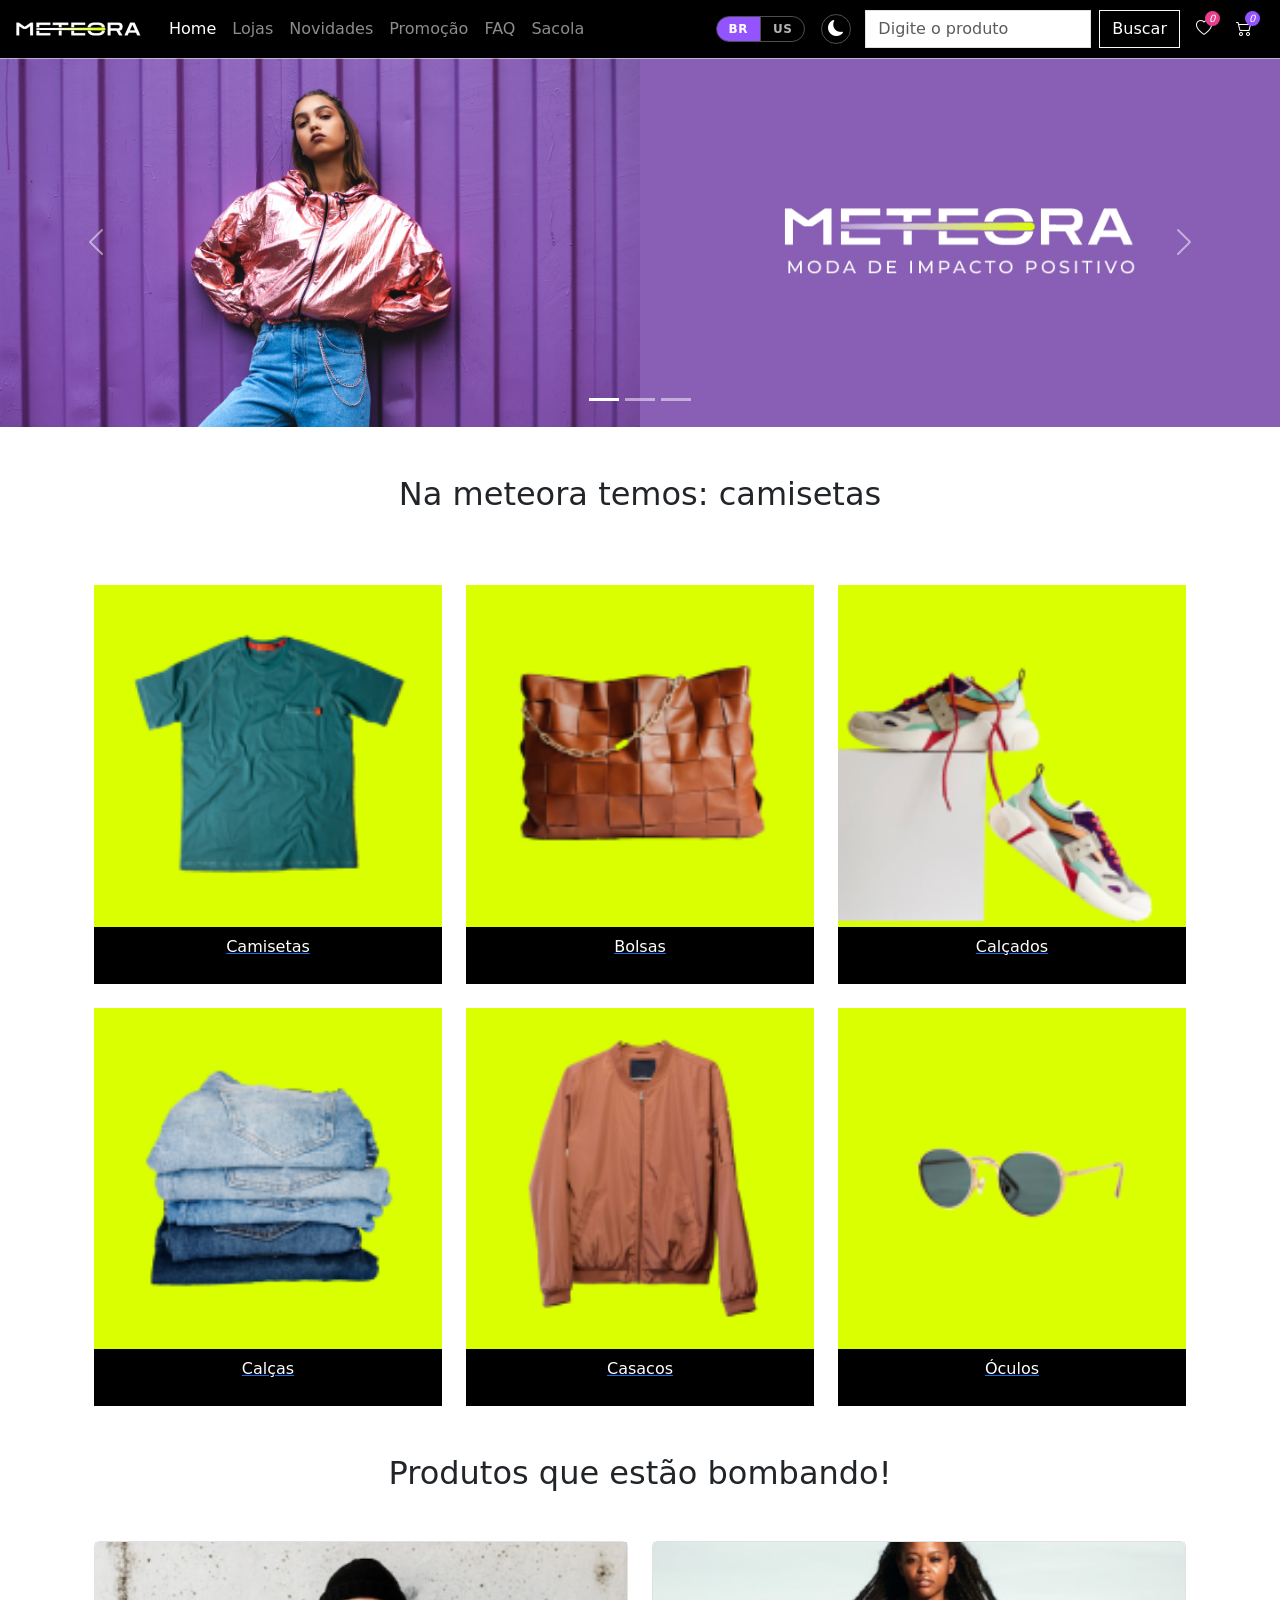
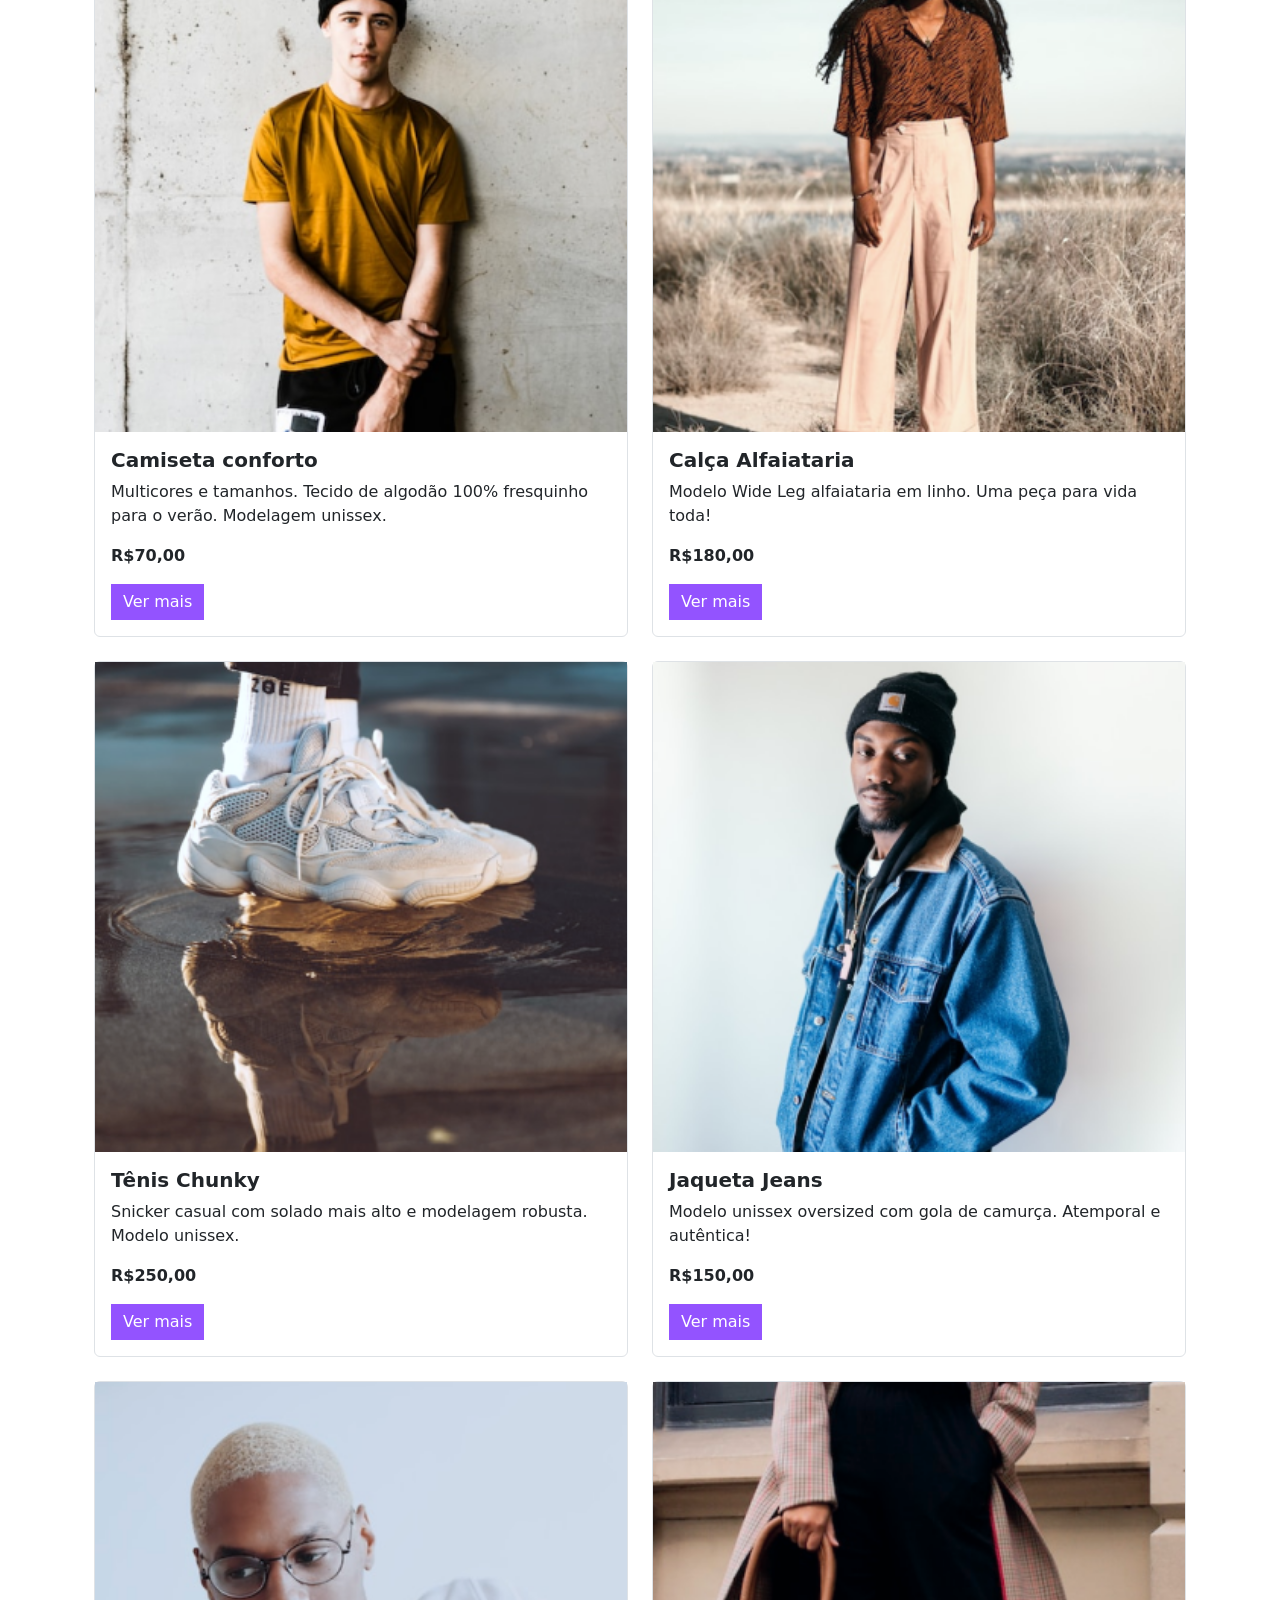
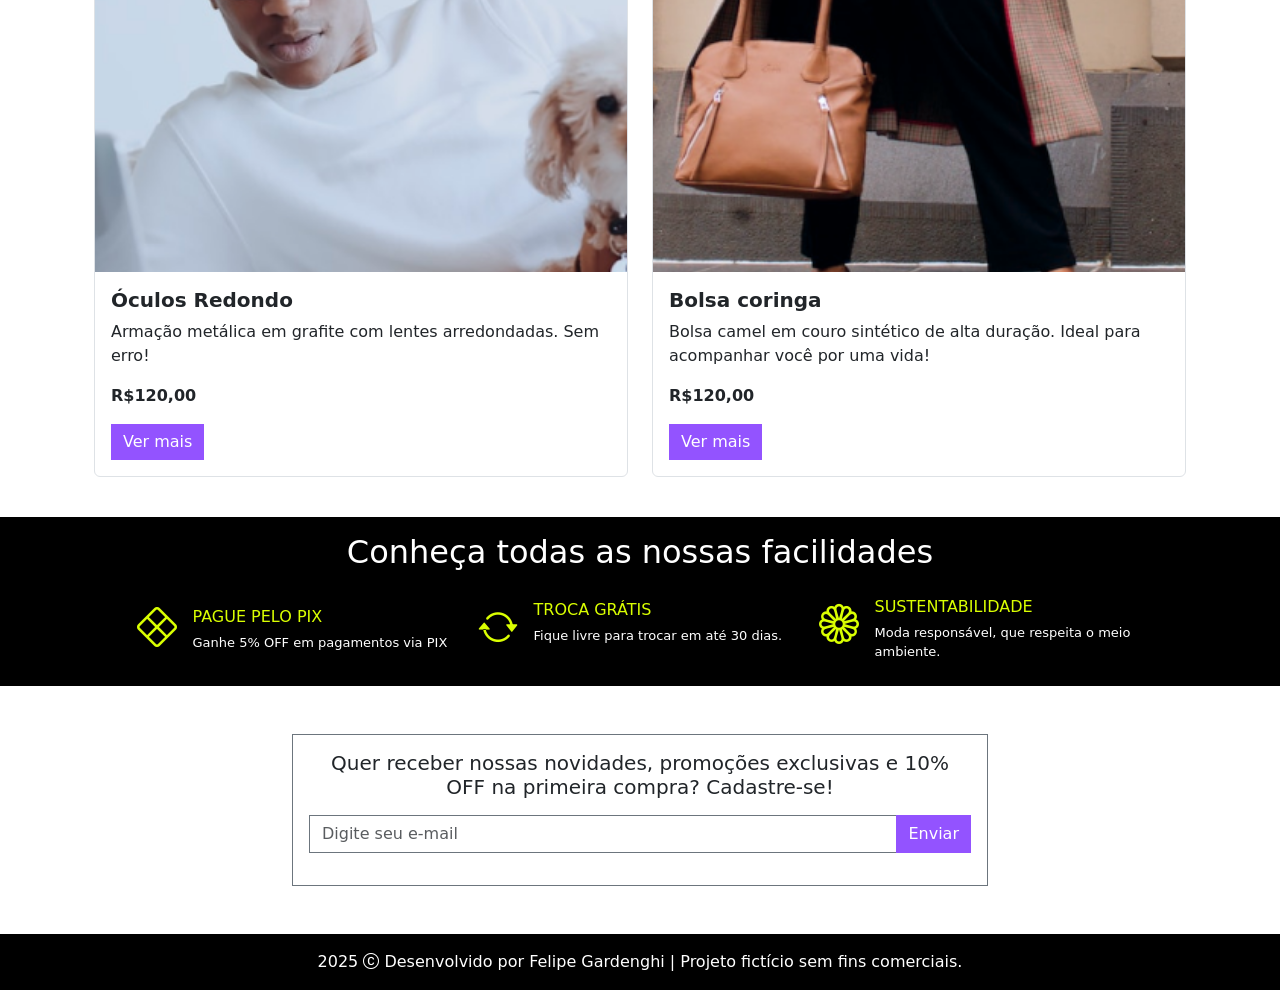
<file: index.html>
<!DOCTYPE html>
<html lang="pt-br">

<head>
  <meta charset="UTF-8">
    <script>if(localStorage.getItem('tema')==='dark')document.documentElement.setAttribute('data-theme','dark');</script>
  <meta http-equiv="X-UA-Compatible" content="IE=edge">
  <meta name="viewport" content="width=device-width, initial-scale=1.0">
  <link rel="shortcut icon" href="./assets/favicon.png" type="image/x-icon">
  <title>Meteora</title>
  <link rel="preconnect" href="https://fonts.googleapis.com">
  <link rel="preconnect" href="https://fonts.gstatic.com" crossorigin>
  <link href="https://fonts.googleapis.com/css2?family=Inter:wght@100..900&display=swap" rel="stylesheet">
  <link rel="stylesheet" href="https://cdn.jsdelivr.net/npm/bootstrap-icons@1.10.3/font/bootstrap-icons.css">
  <link href="https://cdn.jsdelivr.net/npm/bootstrap@5.3.0-alpha1/dist/css/bootstrap.min.css" rel="stylesheet"
    integrity="sha384-GLhlTQ8iRABdZLl6O3oVMWSktQOp6b7In1Zl3/Jr59b6EGGoI1aFkw7cmDA6j6gD" crossorigin="anonymous">
  <link rel="stylesheet" href="./estilos.css">
</head>

<body>
  <a href="#conteudo-principal" class="skip-link">Ir para o conteúdo principal</a>

  <nav class="navbar navbar-expand-md bg-black navbar-dark sticky-top" aria-label="Navegação principal">
    <div class="container-fluid">
      <a class="navbar-brand" href="index.html">
        <h1 class="m-0"><img class="d-block" src="./assets/logo-meteora.png" alt="Logo da loja Meteora"></h1>
      </a>
      <button class="navbar-toggler" type="button" data-bs-toggle="collapse" data-bs-target="#navbarSupportedContent"
        aria-controls="navbarSupportedContent" aria-expanded="false" aria-label="Toggle navigation">
        <span class="navbar-toggler-icon"></span>
      </button>
      <button class="dark-mode-btn d-md-none ms-2" aria-label="Alternar modo escuro/claro" title="Alternar modo escuro/claro">
        <i class="bi bi-moon-fill" aria-hidden="true"></i>
      </button>
      <div class="collapse navbar-collapse" id="navbarSupportedContent">
        <ul class="navbar-nav me-auto">
          <li class="nav-item">
            <a class="nav-link active" aria-current="page" href="index.html" data-i18n="nav-home">Home</a>
          </li>
          <li class="nav-item">
            <a class="nav-link" href="lojas.html" data-i18n="nav-lojas">Lojas</a>
          </li>
          <li class="nav-item">
            <a class="nav-link" href="novidades.html" data-i18n="nav-novidades">Novidades</a>
          </li>
          <li class="nav-item">
            <a class="nav-link" href="promocao.html" data-i18n="nav-promocao">Promoção</a>
          </li>
          <li class="nav-item">
            <a class="nav-link" href="faq.html" data-i18n="nav-faq">FAQ</a>
          </li>
          <li class="nav-item">
            <a class="nav-link" href="sacola.html" data-i18n="nav-sacola">Sacola</a>
          </li>
        </ul>
        <div class="locale-switcher" role="group" aria-label="Language / Idioma">
          <button class="locale-btn" data-locale="BR" aria-label="Português - Brasil" title="Português - Brasil">BR</button>
          <button class="locale-btn" data-locale="EUA" aria-label="English - United States" title="English - United States">US</button>
        </div>
        <button class="dark-mode-btn d-none d-md-flex" aria-label="Alternar modo escuro/claro" title="Alternar modo escuro/claro">
            <i class="bi bi-moon-fill" aria-hidden="true"></i>
          </button>
        <div class="search-wrapper">
        <form class="d-flex" role="search">
          <input id="input-pesquisa" class="form-control me-2 rounded-0" type="search" placeholder="Digite o produto"
            aria-label="Pesquisar" data-i18n-placeholder="search-placeholder">
          <button class="btn btn-outline-light rounded-0" type="submit" data-i18n="search-btn">Buscar</button>
        </form>
        <div id="sugestoes-pesquisa"></div>
        </div>
        <a href="favoritos.html" aria-label="Favoritos" id="nav-favoritos-link"><i class="bi bi-heart" id="nav-favoritos-icone" aria-hidden="true"></i></a>
        <a href="sacola.html" aria-label="Sacola de compras"><i class="bi bi-cart2" aria-hidden="true"></i></a>
      </div>
    </div>
  </nav>

  <main id="conteudo-principal">

  <div id="carouselExampleCaptions" class="carousel slide" data-bs-ride="carousel">
    <div class="carousel-indicators">
      <button type="button" data-bs-target="#carouselExampleCaptions" data-bs-slide-to="0" class="active"
        aria-current="true" aria-label="Slide 1"></button>
      <button type="button" data-bs-target="#carouselExampleCaptions" data-bs-slide-to="1"
        aria-label="Slide 2"></button>
      <button type="button" data-bs-target="#carouselExampleCaptions" data-bs-slide-to="2"
        aria-label="Slide 3"></button>
    </div>
    <div class="carousel-inner">
      <div class="carousel-item active">
        <img class="w-100 img-fluid d-md-none" src="./assets/Mobile/banner1-mobile.png"
          alt="Modelo feminina vestindo blusa rosa fluorescente, em fundo lilás.">
        <img class="w-100 img-fluid d-none d-md-block d-xl-none" src="./assets/Tablet/banner1-tablet.png"
          alt="Modelo feminina vestindo blusa rosa fluorescente, em fundo lilás.">
        <img class="w-100 img-fluid d-none d-xl-block" src="./assets/Desktop/banner1-desktop.png"
          alt="Modelo feminina vestindo blusa rosa fluorescente, em fundo lilás.">
      </div>
      <div class="carousel-item">
        <img class="w-100 img-fluid d-md-none" src="./assets/Mobile/banner2-mobile.png"
          alt="Modelo feminina utilizando óculos escuros e vestindo conjunto esportivo de blusa e calça na cor preta, sentada em um sofá preto em um fundo rosa.">
        <img class="w-100 img-fluid d-none d-md-block d-xl-none" src="./assets/Tablet/banner2-tablet.png"
          alt="Modelo feminina utilizando óculos escuros e vestindo conjunto esportivo de blusa e calça na cor preta, sentada em um sofá preto em um fundo rosa.">
        <img class="w-100 img-fluid d-none d-xl-block" src="./assets/Desktop/banner2-desktop.png"
          alt="Modelo feminina utilizando óculos escuros e vestindo conjunto esportivo de blusa e calça na cor preta, sentada em um sofá preto em um fundo rosa.">
        <div class="carousel-caption">
          <h5 class="fs-1" data-i18n="carousel-titulo">COLEÇÃO ATEMPORAL</h5>
          <p class="fs-4" data-i18n="carousel-sub1">Estilo e qualidade para durar.</p>
        </div>
      </div>
      <div class="carousel-item">
        <img class="w-100 img-fluid d-md-none" src="./assets/Mobile/banner3-mobile.png"
          alt="Modelo feminina utilizando óculos escuros e vestindo conjunto esportivo de blusa e calça na cor preta, sentada em um sofá preto em um fundo rosa.">
        <img class="w-100 img-fluid d-none d-md-block d-xl-none" src="./assets/Tablet/banner3-tablet.png"
          alt="Modelo feminina utilizando óculos escuros e vestindo conjunto esportivo de blusa e calça na cor preta, sentada em um sofá preto em um fundo rosa.">
        <img class="w-100 img-fluid d-none d-xl-block" src="./assets/Desktop/banner3-desktop.png"
          alt="Modelo feminina utilizando óculos escuros e vestindo conjunto esportivo de blusa e calça na cor preta, sentada em um sofá preto em um fundo rosa.">
        <div class="carousel-caption">
          <h5 class="fs-1" data-i18n="carousel-titulo">COLEÇÃO ATEMPORAL</h5>
          <p class="fs-4" data-i18n="carousel-sub2">Alto impacto visual, baixo impacto ambiental!</p>
        </div>
      </div>
    </div>
    <button class="carousel-control-prev" type="button" data-bs-target="#carouselExampleCaptions" data-bs-slide="prev">
      <span class="carousel-control-prev-icon" aria-hidden="true"></span>
      <span class="visually-hidden" data-i18n="carousel-prev">Anterior</span>
    </button>
    <button class="carousel-control-next" type="button" data-bs-target="#carouselExampleCaptions" data-bs-slide="next">
      <span class="carousel-control-next-icon" aria-hidden="true"></span>
      <span class="visually-hidden" data-i18n="carousel-next">Próximo</span>
    </button>
  </div>

  <h2 class="text-center my-3 my-xl-5"><span data-i18n="categorias-titulo">Na meteora temos:</span> <span class="texto-animado"></span></h2>

  <div class="container row mx-auto g-4">

    <div class="col-6 col-md-4 col-xxl-2">
      <a href="camisetas.html">
        <div class="card rounded-0 border-0">
          <img class="d-md-none d-block" src="./assets/Mobile/categorias/categoria-camiseta.png"
            alt="Camiseta masculina de manga na cor verde, com bolso, com detalhe vermelho.">
          <img class="d-none d-md-block d-xl-none" src="./assets/Tablet/categorias/categoria-camiseta.png"
            alt="Camiseta masculina de manga na cor verde, com bolso, com detalhe vermelho.">
          <img class="d-none d-xl-block" src="./assets/Desktop/categorias/categoria-camiseta.png"
            alt="Camiseta masculina de manga na cor verde, com bolso, com detalhe vermelho.">
          <div class="card-header bg-black text-bg-dark">
            <p class="text-center text-white" data-i18n="cat-camisetas">
              Camisetas
            </p>
          </div>
        </div>
      </a>
    </div>

    <div class="col-6 col-md-4 col-xxl-2">
      <a href="bolsas.html">
        <div class="card rounded-0 border-0">
          <img class="d-md-none d-block" src="./assets/Mobile/categorias/categoria-bolsas.png"
            alt="Bolsa feminina de couro na cor marrom, com cortes quadrados, e alça dourada em formato de corrente com detalhe verde, em fundo verde limão.">
          <img class="d-none d-md-block d-xl-none" src="./assets/Tablet/categorias/categoria-bolsas.png"
            alt="Bolsa feminina de couro na cor marrom, com cortes quadrados, e alça dourada em formato de corrente com detalhe verde, em fundo verde limão.">
          <img class="d-none d-xl-block" src="./assets/Desktop/categorias/categoria-bolsa.png"
            alt="Bolsa feminina de couro na cor marrom, com cortes quadrados, e alça dourada em formato de corrente com detalhe verde, em fundo verde limão.">
          <div class="card-header bg-black text-bg-dark">
            <p class="text-center text-white" data-i18n="cat-bolsas">
              Bolsas
            </p>
          </div>
        </div>
      </a>
    </div>

    <div class="col-6 col-md-4 col-xxl-2">
      <a href="calcados.html">
        <div class="card rounded-0 border-0">
          <img class="d-md-none d-block" src="./assets/Mobile/categorias/categoria-calcados.png"
            alt="Par de tênis unissex com cor predominante branca e traços na cores laranja, azul, verde e cadarço vermelho, em fundo verde limão.">
          <img class="d-none d-md-block d-xl-none" src="./assets/Tablet/categorias/categoria-calcados.png"
            alt="Par de tênis unissex com cor predominante branca e traços na cores laranja, azul, verde e cadarço vermelho, em fundo verde limão.">
          <img class="d-none d-xl-block" src="./assets/Desktop/categorias/categoria-calcados.png"
            alt="Par de tênis unissex com cor predominante branca e traços na cores laranja, azul, verde e cadarço vermelho, em fundo verde limão.">
          <div class="card-header bg-black text-bg-dark">
            <p class="text-center text-white" data-i18n="cat-calcados">
              Calçados
            </p>
          </div>
        </div>
      </a>
    </div>

    <div class="col-6 col-md-4 col-xxl-2">
      <a href="calcas.html">
        <div class="card rounded-0 border-0">
          <img class="d-md-none d-block" src="./assets/Mobile/categorias/categoria-calcas.png"
            alt="Quatro calças jeans dobradas e organizadas uma acima da outra, em fundo verde limão.">
          <img class="d-none d-md-block d-xl-none" src="./assets/Tablet/categorias/categoria-calcas.png"
            alt="Quatro calças jeans dobradas e organizadas uma acima da outra, em fundo verde limão.">
          <img class="d-none d-xl-block" src="./assets/Desktop/categorias/categoria-calcas.png"
            alt="Quatro calças jeans dobradas e organizadas uma acima da outra, em fundo verde limão.">
          <div class="card-header bg-black text-bg-dark">
            <p class="text-center text-white" data-i18n="cat-calcas">
              Calças
            </p>
          </div>
        </div>
      </a>
    </div>

    <div class="col-6 col-md-4 col-xxl-2">
      <a href="casacos.html">
        <div class="card rounded-0 border-0">
          <img class="d-md-none d-block" src="./assets/Mobile/categorias/categoria-casacos.png"
            alt="Casaco masculino na cor marrom em fundo verde limão.">
          <img class="d-none d-md-block d-xl-none" src="./assets/Tablet/categorias/categoria-casacos.png"
            alt="Casaco masculino na cor marrom em fundo verde limão.">
          <img class="d-none d-xl-block" src="./assets/Desktop/categorias/categoria-casacos.png"
            alt="Casaco masculino na cor marrom em fundo verde limão.">
          <div class="card-header bg-black text-bg-dark">
            <p class="text-center text-white" data-i18n="cat-casacos">
              Casacos
            </p>
          </div>
        </div>
      </a>
    </div>

    <div class="col-6 col-md-4 col-xxl-2">
      <a href="oculos.html">
        <div class="card rounded-0 border-0">
          <img class="d-md-none d-block" src="./assets/Mobile/categorias/categoria-oculos.png"
            alt="Óculos de Sol com lentes arredondadas e armação dourada, em fundo verde limão.">
          <img class="d-none d-md-block d-xl-none" src="./assets/Tablet/categorias/categoria-oculos.png"
            alt="Óculos de Sol com lentes arredondadas e armação dourada, em fundo verde limão.">
          <img class="d-none d-xl-block" src="./assets/Desktop/categorias/categoria-oculos.png"
            alt="Óculos de Sol com lentes arredondadas e armação dourada, em fundo verde limão.">
          <div class="card-header bg-black text-bg-dark">
            <p class="text-center text-white" data-i18n="cat-oculos">
              Óculos
            </p>
          </div>
        </div>
      </a>
    </div>

  </div>

  <h2 class="container text-center my-3 my-xl-5" data-i18n="produtos-titulo">Produtos que estão bombando!</h2>

  <div class="container row mx-auto" id="produtos">

  </div>

  <section class="pb-4 bg-black text-bg-dark">

    <h2 class="text-center py-3" data-i18n="facilidades-titulo">Conheça todas as nossas facilidades</h2>

    <div class="d-flex flex-column flex-lg-row align-items-center justify-content-center gap-3 px-3">
      <div class="divs-facilidades d-flex align-items-center">
        <div><i class="verde-limao bi bi-x-diamond fs-1"></i></div>
        <div>
          <div class="ms-3 mb-1 verde-limao" data-i18n="pix-titulo">PAGUE PELO PIX</div>
          <div class="texto-menor ms-3" data-i18n="pix-sub">Ganhe 5% OFF em
            pagamentos via PIX</div>
        </div>
      </div>

      <div class="divs-facilidades d-flex">
        <div><i class="verde-limao bi bi-arrow-repeat fs-1"></i></div>
        <div>
          <div class="ms-3 mb-1 verde-limao" data-i18n="troca-titulo">TROCA GRÁTIS</div>
          <div class="texto-menor ms-3" data-i18n="troca-sub">Fique livre para trocar em até 30 dias.</div>
        </div>
      </div>

      <div class="divs-facilidades d-flex">
        <div><i class="verde-limao bi bi-flower1 fs-1"></i></div>
        <div>
          <div class="ms-3 mb-1 verde-limao" data-i18n="sustenta-titulo">SUSTENTABILIDADE</div>
          <div class="texto-menor ms-3" data-i18n="sustenta-sub">Moda responsável, que respeita o meio ambiente.</div>
        </div>
      </div>
    </div>

  </section>

  <form class="container border border-secondary my-3 my-xl-5 p-3 text-center div-novidades mx-auto">
    <h5 data-i18n="newsletter-texto">
      Quer receber nossas novidades, promoções exclusivas e 10% OFF na primeira
      compra? Cadastre-se!
    </h5>

    <div class="input-group my-3">
      <input type="email" class="form-control border-secondary rounded-0" placeholder="Digite seu e-mail"
        aria-label="Digite seu e-mail" aria-describedby="button-addon2" required data-i18n-placeholder="newsletter-placeholder"/>
      <button type="button" class="btn btn-primary botao-lilas rounded-0 border-0" id="button-addon2"
        data-bs-toggle="modal" data-bs-target="#emailModal" data-i18n="newsletter-btn">Enviar</button>
    </div>
  </form>

  <script src="scripts.js" type="module"></script>
  <script src="https://cdn.jsdelivr.net/npm/bootstrap@5.3.0-alpha1/dist/js/bootstrap.bundle.min.js"
    integrity="sha384-w76AqPfDkMBDXo30jS1Sgez6pr3x5MlQ1ZAGC+nuZB+EYdgRZgiwxhTBTkF7CXvN"
    crossorigin="anonymous"></script>

  <!-- Modal email -->
  <div class="modal fade" id="emailModal" tabindex="-1" aria-labelledby="emailModalLabel" aria-hidden="true">
    <div class="modal-dialog">
      <div class="modal-content">
        <div class="modal-header">
          <div class="modal-header-icon">
            <img src="assets/check-circle.svg">
            <h1 class="modal-title fs-5" id="emailModalLabel" data-i18n="modal-email-titulo">E-mail cadastrado com sucesso!</h1>
          </div>
          <button type="button" class="btn-close" data-bs-dismiss="modal" aria-label="Close"></button>
        </div>
        <div class="modal-body">
          <span data-i18n="modal-email-corpo">Em breve você receberá novidades exclusivas da Meteora.</span>
        </div>
      </div>
    </div>
  </div>
  </main>



  <footer class="text-center bg-black text-bg-dark">
    <p class="py-3 text-white">2025 <i class="bi bi-c-circle" aria-hidden="true"></i> <span data-i18n="footer-dev">Desenvolvido por Felipe Gardenghi | Projeto fictício sem fins comerciais.</span></p>
</footer>

</body>

</html>
</file>
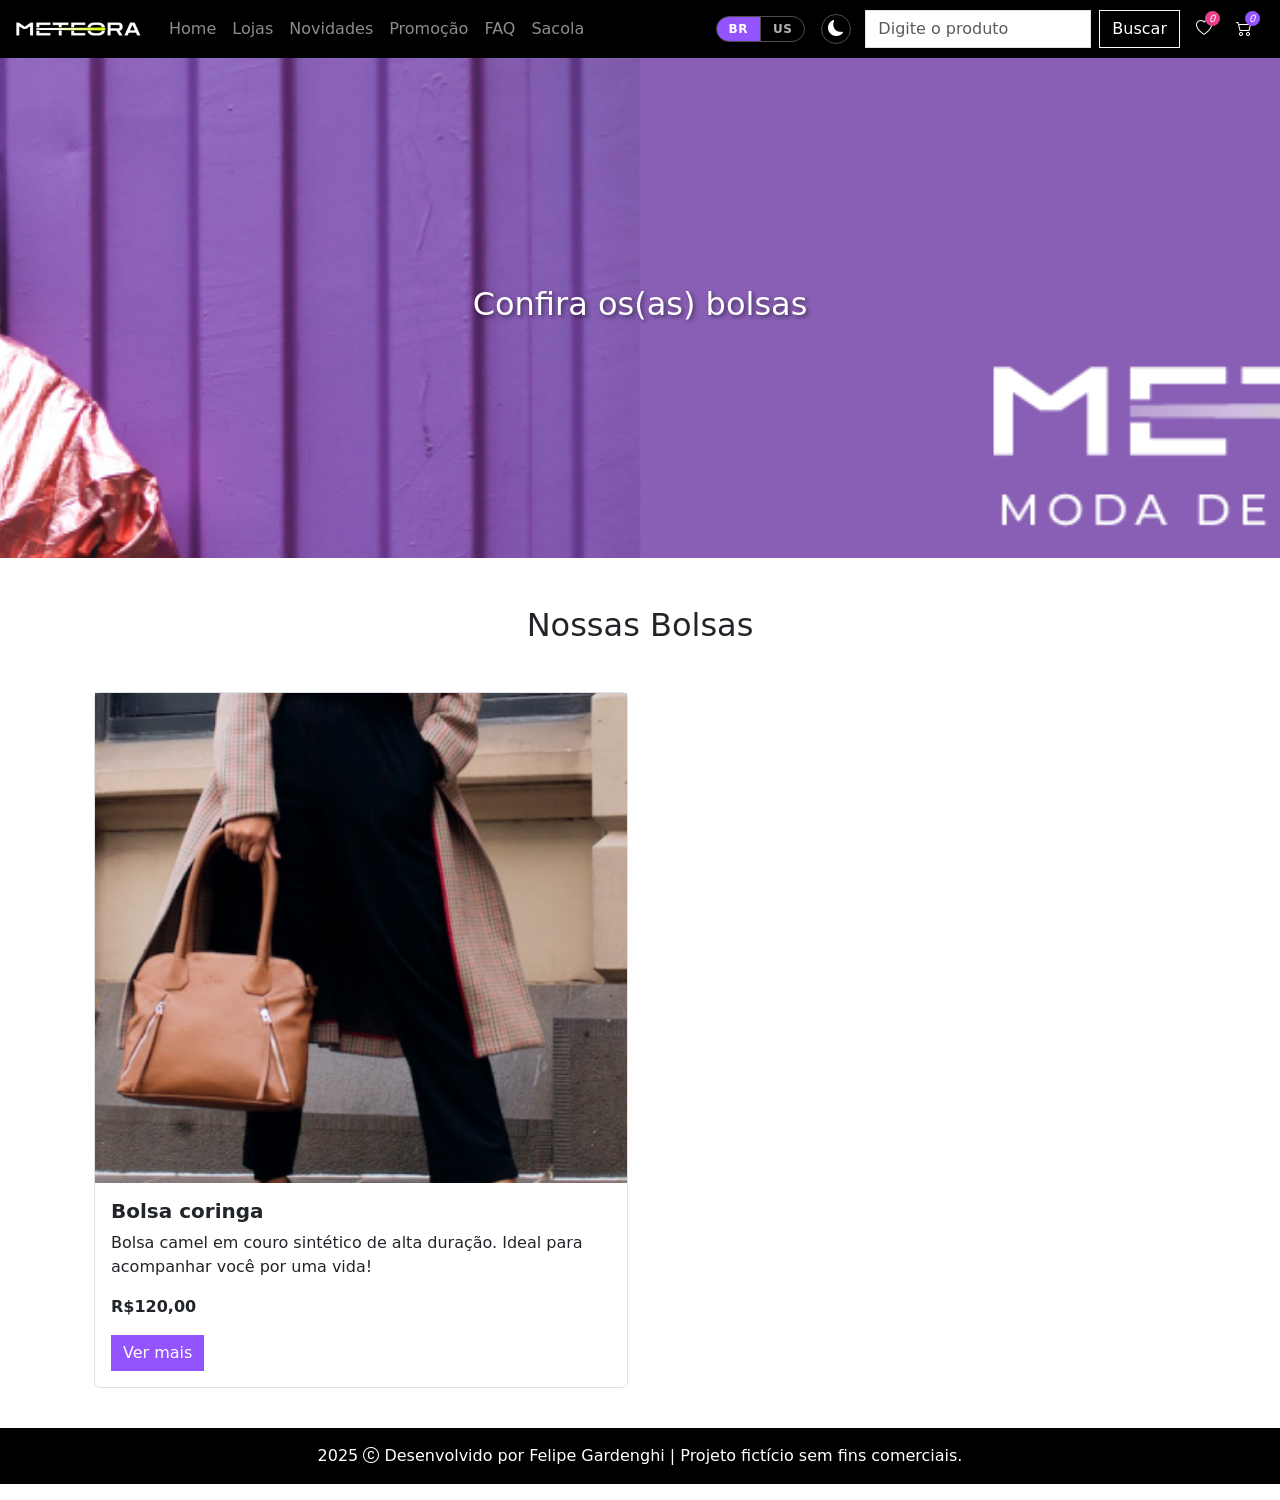
<file: bolsas.html>
<!DOCTYPE html>
<html lang="pt-br">
<head>
    <meta charset="UTF-8">
    <script>if(localStorage.getItem('tema')==='dark')document.documentElement.setAttribute('data-theme','dark');</script>
    <meta http-equiv="X-UA-Compatible" content="IE=edge">
    <meta name="viewport" content="width=device-width, initial-scale=1.0">
    <link rel="shortcut icon" href="./assets/favicon.png" type="image/x-icon">
    <title>Meteora - Bolsas</title>
    <link rel="preconnect" href="https://fonts.googleapis.com">
    <link rel="preconnect" href="https://fonts.gstatic.com" crossorigin>
    <link href="https://fonts.googleapis.com/css2?family=Inter:wght@100..900&display=swap" rel="stylesheet">
    <link rel="stylesheet" href="https://cdn.jsdelivr.net/npm/bootstrap-icons@1.10.3/font/bootstrap-icons.css">
    <link href="https://cdn.jsdelivr.net/npm/bootstrap@5.3.0-alpha1/dist/css/bootstrap.min.css" rel="stylesheet"
        integrity="sha384-GLhlTQ8iRABdZLl6O3oVMWSktQOp6b7In1Zl3/Jr59b6EGGoI1aFkw7cmDA6j6gD" crossorigin="anonymous">
    <link rel="stylesheet" href="./estilos.css">
</head>
<body>
  <a href="#conteudo-principal" class="skip-link">Ir para o conteúdo principal</a>

    <nav class="navbar navbar-expand-md bg-black navbar-dark sticky-top" aria-label="Navegação principal">
        <div class="container-fluid">
            <a class="navbar-brand" href="index.html">
                <h1 class="m-0"><img class="d-block" src="./assets/logo-meteora.png" alt="Logo da loja Meteora"></h1>
            </a>
            <button class="navbar-toggler" type="button" data-bs-toggle="collapse"
                data-bs-target="#navbarSupportedContent" aria-controls="navbarSupportedContent" aria-expanded="false"
                aria-label="Toggle navigation">
                <span class="navbar-toggler-icon"></span>
            </button>
            <button class="dark-mode-btn d-md-none ms-2" aria-label="Alternar modo escuro/claro" title="Alternar modo escuro/claro">
              <i class="bi bi-moon-fill" aria-hidden="true"></i>
            </button>
            <div class="collapse navbar-collapse" id="navbarSupportedContent">
                <ul class="navbar-nav me-auto">
          <li class="nav-item">
            <a class="nav-link" href="index.html" data-i18n="nav-home">Home</a>
          </li>
          <li class="nav-item">
            <a class="nav-link" href="lojas.html" data-i18n="nav-lojas">Lojas</a>
          </li>
          <li class="nav-item">
            <a class="nav-link" href="novidades.html" data-i18n="nav-novidades">Novidades</a>
          </li>
          <li class="nav-item">
            <a class="nav-link" href="promocao.html" data-i18n="nav-promocao">Promoção</a>
          </li>
          <li class="nav-item">
            <a class="nav-link" href="faq.html" data-i18n="nav-faq">FAQ</a>
          </li>
          <li class="nav-item">
            <a class="nav-link" href="sacola.html" data-i18n="nav-sacola">Sacola</a>
          </li>
        </ul>
                <div class="locale-switcher" role="group" aria-label="Language / Idioma">
          <button class="locale-btn" data-locale="BR" aria-label="Português - Brasil" title="Português - Brasil">BR</button>
          <button class="locale-btn" data-locale="EUA" aria-label="English - United States" title="English - United States">US</button>
        </div>
        <button class="dark-mode-btn d-none d-md-flex" aria-label="Alternar modo escuro/claro" title="Alternar modo escuro/claro">
            <i class="bi bi-moon-fill" aria-hidden="true"></i>
          </button>
                <div class="search-wrapper">
                <form class="d-flex" role="search">
                    <input id="input-pesquisa" class="form-control me-2 rounded-0" type="search"
                        placeholder="Digite o produto" aria-label="Pesquisar" data-i18n-placeholder="search-placeholder">
                    <button class="btn btn-outline-light rounded-0" type="submit" data-i18n="search-btn">Buscar</button>
                </form>
                <div id="sugestoes-pesquisa"></div>
                </div>
                <a href="favoritos.html" aria-label="Favoritos" id="nav-favoritos-link"><i class="bi bi-heart" id="nav-favoritos-icone" aria-hidden="true"></i></a>
        <a href="sacola.html" aria-label="Sacola de compras"><i class="bi bi-cart2" aria-hidden="true"></i></a>
            </div>
        </div>
    </nav>

  <main id="conteudo-principal">
    <div class="parallax-banner" style="background-image: url('./assets/Desktop/banner1-desktop.png')">
        <div class="banner-conteudo">
            <h2 data-i18n="bolsas-banner">Confira os(as) bolsas</h2>
        </div>
    </div>
    <h2 class="container text-center my-3 my-xl-5" data-i18n="bolsas-titulo">Nossas Bolsas</h2>
    <div class="container row mx-auto" id="produtos" data-categoria="bolsas">
    </div>
  </main>



    <footer class="text-center bg-black text-bg-dark">
    <p class="py-3 text-white">2025 <i class="bi bi-c-circle" aria-hidden="true"></i> <span data-i18n="footer-dev">Desenvolvido por Felipe Gardenghi | Projeto fictício sem fins comerciais.</span></p>
</footer>

    <script src="scripts.js" type="module" defer></script>
    <script src="https://cdn.jsdelivr.net/npm/bootstrap@5.3.0-alpha1/dist/js/bootstrap.bundle.min.js"
        integrity="sha384-w76AqPfDkMBDXo30jS1Sgez6pr3x5MlQ1ZAGC+nuZB+EYdgRZgiwxhTBTkF7CXvN"
        crossorigin="anonymous"></script>
</body>
</html>
</file>
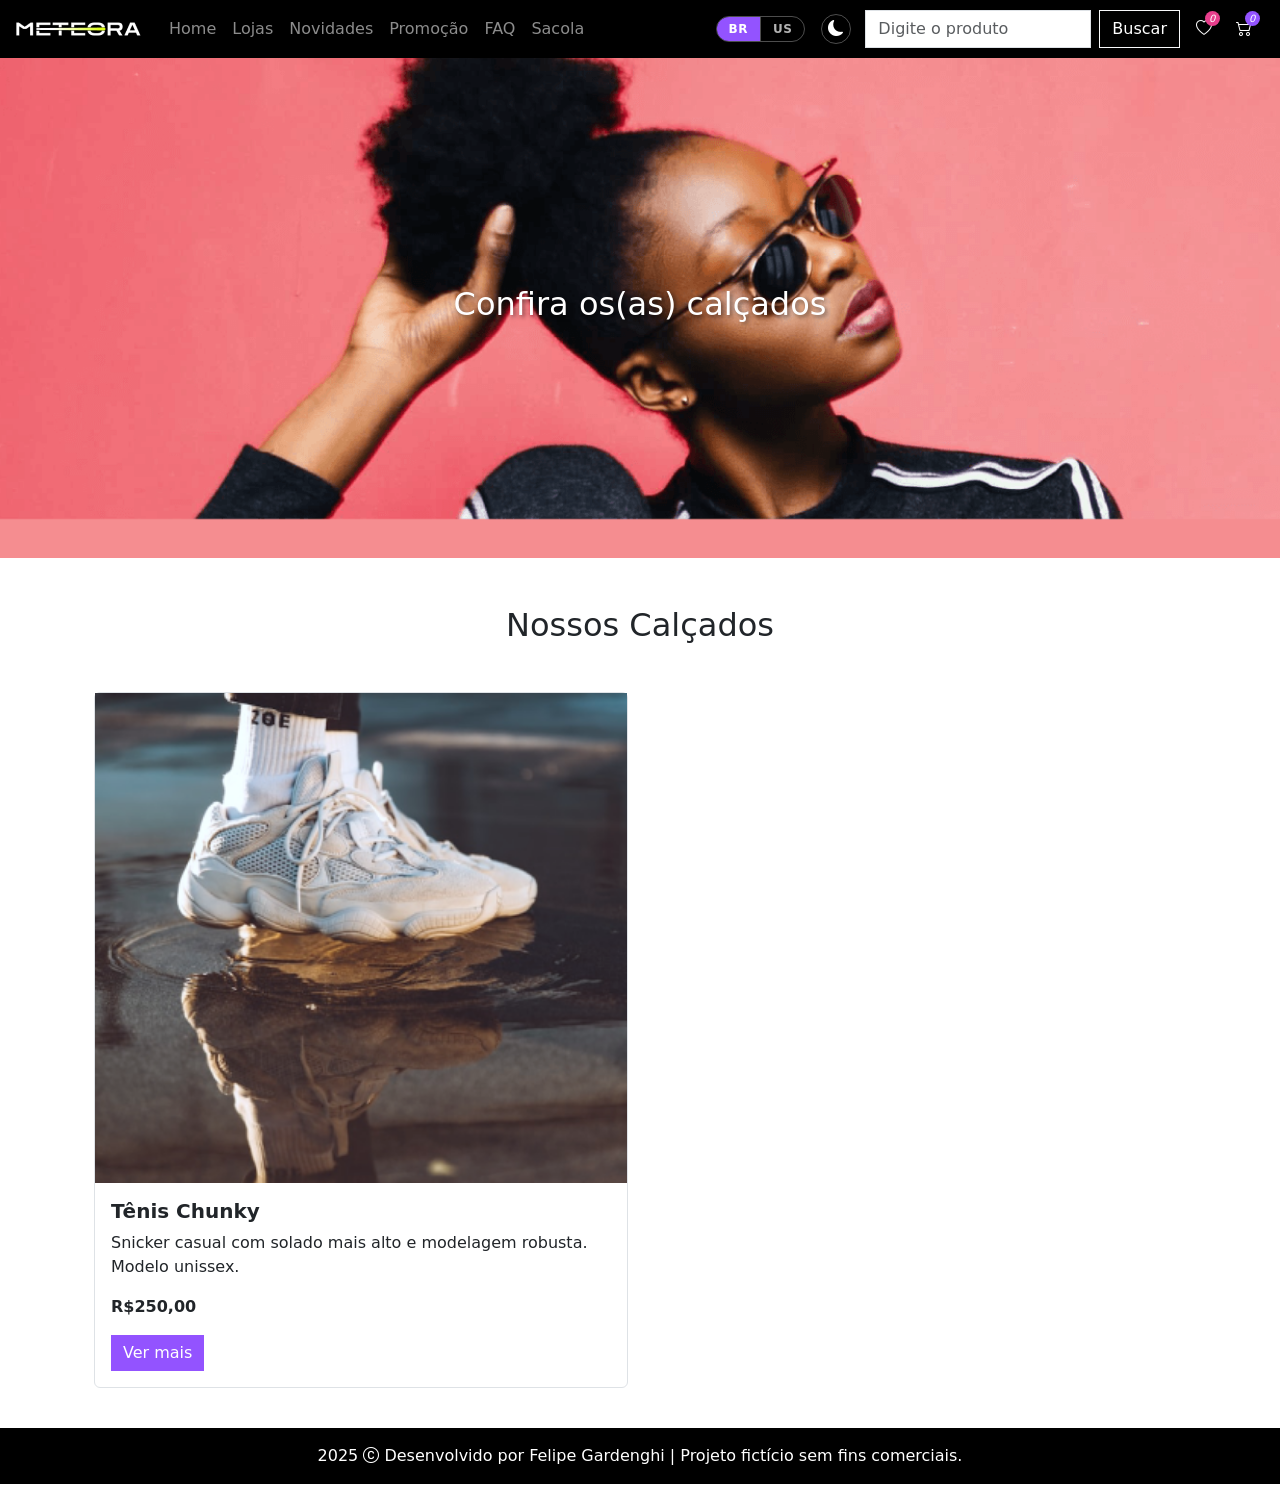
<file: calcados.html>
<!DOCTYPE html>
<html lang="pt-br">
<head>
    <meta charset="UTF-8">
    <script>if(localStorage.getItem('tema')==='dark')document.documentElement.setAttribute('data-theme','dark');</script>
    <meta http-equiv="X-UA-Compatible" content="IE=edge">
    <meta name="viewport" content="width=device-width, initial-scale=1.0">
    <link rel="shortcut icon" href="./assets/favicon.png" type="image/x-icon">
    <title>Meteora - Calçados</title>
    <link rel="preconnect" href="https://fonts.googleapis.com">
    <link rel="preconnect" href="https://fonts.gstatic.com" crossorigin>
    <link href="https://fonts.googleapis.com/css2?family=Inter:wght@100..900&display=swap" rel="stylesheet">
    <link rel="stylesheet" href="https://cdn.jsdelivr.net/npm/bootstrap-icons@1.10.3/font/bootstrap-icons.css">
    <link href="https://cdn.jsdelivr.net/npm/bootstrap@5.3.0-alpha1/dist/css/bootstrap.min.css" rel="stylesheet"
        integrity="sha384-GLhlTQ8iRABdZLl6O3oVMWSktQOp6b7In1Zl3/Jr59b6EGGoI1aFkw7cmDA6j6gD" crossorigin="anonymous">
    <link rel="stylesheet" href="./estilos.css">
</head>
<body>
  <a href="#conteudo-principal" class="skip-link">Ir para o conteúdo principal</a>

    <nav class="navbar navbar-expand-md bg-black navbar-dark sticky-top" aria-label="Navegação principal">
        <div class="container-fluid">
            <a class="navbar-brand" href="index.html">
                <h1 class="m-0"><img class="d-block" src="./assets/logo-meteora.png" alt="Logo da loja Meteora"></h1>
            </a>
            <button class="navbar-toggler" type="button" data-bs-toggle="collapse"
                data-bs-target="#navbarSupportedContent" aria-controls="navbarSupportedContent" aria-expanded="false"
                aria-label="Toggle navigation">
                <span class="navbar-toggler-icon"></span>
            </button>
            <button class="dark-mode-btn d-md-none ms-2" aria-label="Alternar modo escuro/claro" title="Alternar modo escuro/claro">
              <i class="bi bi-moon-fill" aria-hidden="true"></i>
            </button>
            <div class="collapse navbar-collapse" id="navbarSupportedContent">
                <ul class="navbar-nav me-auto">
          <li class="nav-item">
            <a class="nav-link" href="index.html" data-i18n="nav-home">Home</a>
          </li>
          <li class="nav-item">
            <a class="nav-link" href="lojas.html" data-i18n="nav-lojas">Lojas</a>
          </li>
          <li class="nav-item">
            <a class="nav-link" href="novidades.html" data-i18n="nav-novidades">Novidades</a>
          </li>
          <li class="nav-item">
            <a class="nav-link" href="promocao.html" data-i18n="nav-promocao">Promoção</a>
          </li>
          <li class="nav-item">
            <a class="nav-link" href="faq.html" data-i18n="nav-faq">FAQ</a>
          </li>
          <li class="nav-item">
            <a class="nav-link" href="sacola.html" data-i18n="nav-sacola">Sacola</a>
          </li>
        </ul>
                <div class="locale-switcher" role="group" aria-label="Language / Idioma">
          <button class="locale-btn" data-locale="BR" aria-label="Português - Brasil" title="Português - Brasil">BR</button>
          <button class="locale-btn" data-locale="EUA" aria-label="English - United States" title="English - United States">US</button>
        </div>
        <button class="dark-mode-btn d-none d-md-flex" aria-label="Alternar modo escuro/claro" title="Alternar modo escuro/claro">
            <i class="bi bi-moon-fill" aria-hidden="true"></i>
          </button>
                <div class="search-wrapper">
                <form class="d-flex" role="search">
                    <input id="input-pesquisa" class="form-control me-2 rounded-0" type="search"
                        placeholder="Digite o produto" aria-label="Pesquisar" data-i18n-placeholder="search-placeholder">
                    <button class="btn btn-outline-light rounded-0" type="submit" data-i18n="search-btn">Buscar</button>
                </form>
                <div id="sugestoes-pesquisa"></div>
                </div>
                <a href="favoritos.html" aria-label="Favoritos" id="nav-favoritos-link"><i class="bi bi-heart" id="nav-favoritos-icone" aria-hidden="true"></i></a>
        <a href="sacola.html" aria-label="Sacola de compras"><i class="bi bi-cart2" aria-hidden="true"></i></a>
            </div>
        </div>
    </nav>

  <main id="conteudo-principal">
    <div class="parallax-banner" style="background-image: url('./assets/Desktop/banner2-desktop.png')">
        <div class="banner-conteudo">
            <h2 data-i18n="calcados-banner">Confira os(as) calçados</h2>
        </div>
    </div>
    <h2 class="container text-center my-3 my-xl-5" data-i18n="calcados-titulo">Calçados</h2>
    <div class="container row mx-auto" id="produtos" data-categoria="tenis">
    </div>
  </main>



    <footer class="text-center bg-black text-bg-dark">
    <p class="py-3 text-white">2025 <i class="bi bi-c-circle" aria-hidden="true"></i> <span data-i18n="footer-dev">Desenvolvido por Felipe Gardenghi | Projeto fictício sem fins comerciais.</span></p>
</footer>

    <script src="scripts.js" type="module" defer></script>
    <script src="https://cdn.jsdelivr.net/npm/bootstrap@5.3.0-alpha1/dist/js/bootstrap.bundle.min.js"
        integrity="sha384-w76AqPfDkMBDXo30jS1Sgez6pr3x5MlQ1ZAGC+nuZB+EYdgRZgiwxhTBTkF7CXvN"
        crossorigin="anonymous"></script>
</body>
</html>
</file>
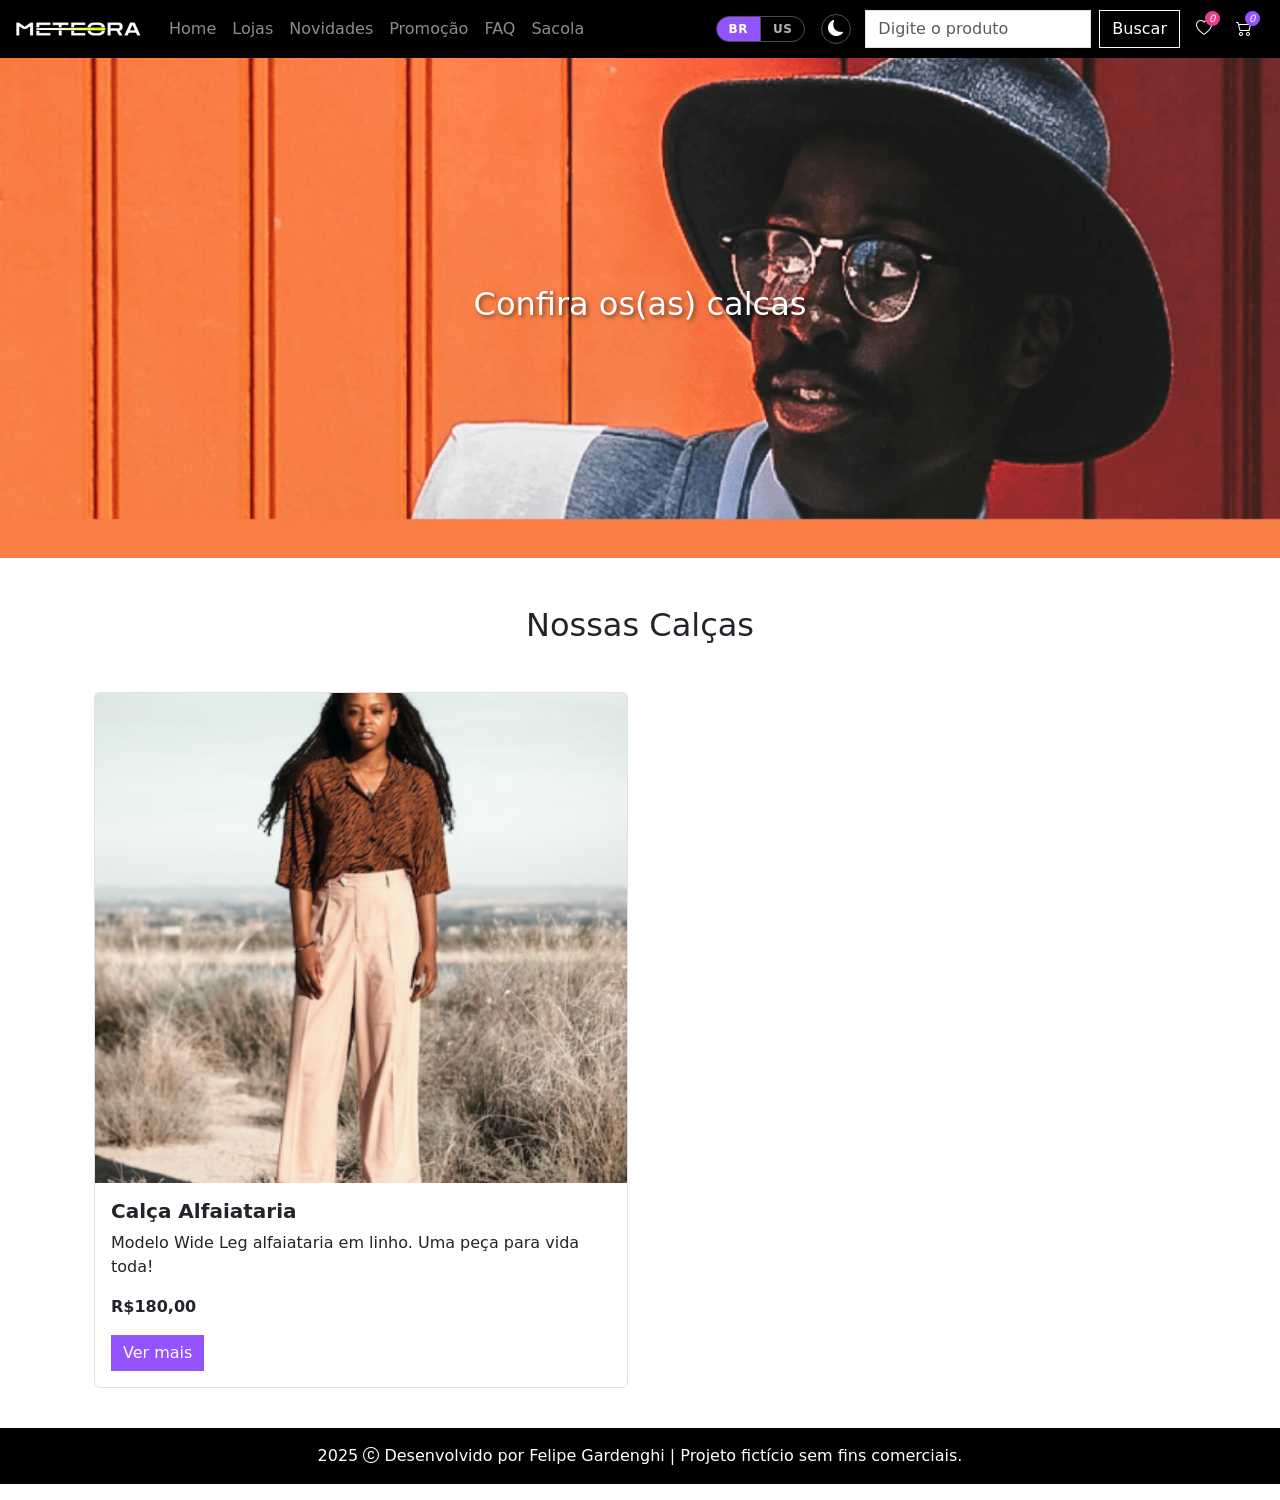
<file: calcas.html>
<!DOCTYPE html>
<html lang="pt-br">
<head>
    <meta charset="UTF-8">
    <script>if(localStorage.getItem('tema')==='dark')document.documentElement.setAttribute('data-theme','dark');</script>
    <meta http-equiv="X-UA-Compatible" content="IE=edge">
    <meta name="viewport" content="width=device-width, initial-scale=1.0">
    <link rel="shortcut icon" href="./assets/favicon.png" type="image/x-icon">
    <title>Meteora - Calças</title>
    <link rel="preconnect" href="https://fonts.googleapis.com">
    <link rel="preconnect" href="https://fonts.gstatic.com" crossorigin>
    <link href="https://fonts.googleapis.com/css2?family=Inter:wght@100..900&display=swap" rel="stylesheet">
    <link rel="stylesheet" href="https://cdn.jsdelivr.net/npm/bootstrap-icons@1.10.3/font/bootstrap-icons.css">
    <link href="https://cdn.jsdelivr.net/npm/bootstrap@5.3.0-alpha1/dist/css/bootstrap.min.css" rel="stylesheet"
        integrity="sha384-GLhlTQ8iRABdZLl6O3oVMWSktQOp6b7In1Zl3/Jr59b6EGGoI1aFkw7cmDA6j6gD" crossorigin="anonymous">
    <link rel="stylesheet" href="./estilos.css">
</head>
<body>
  <a href="#conteudo-principal" class="skip-link">Ir para o conteúdo principal</a>

    <nav class="navbar navbar-expand-md bg-black navbar-dark sticky-top" aria-label="Navegação principal">
        <div class="container-fluid">
            <a class="navbar-brand" href="index.html">
                <h1 class="m-0"><img class="d-block" src="./assets/logo-meteora.png" alt="Logo da loja Meteora"></h1>
            </a>
            <button class="navbar-toggler" type="button" data-bs-toggle="collapse"
                data-bs-target="#navbarSupportedContent" aria-controls="navbarSupportedContent" aria-expanded="false"
                aria-label="Toggle navigation">
                <span class="navbar-toggler-icon"></span>
            </button>
            <button class="dark-mode-btn d-md-none ms-2" aria-label="Alternar modo escuro/claro" title="Alternar modo escuro/claro">
              <i class="bi bi-moon-fill" aria-hidden="true"></i>
            </button>
            <div class="collapse navbar-collapse" id="navbarSupportedContent">
                <ul class="navbar-nav me-auto">
          <li class="nav-item">
            <a class="nav-link" href="index.html" data-i18n="nav-home">Home</a>
          </li>
          <li class="nav-item">
            <a class="nav-link" href="lojas.html" data-i18n="nav-lojas">Lojas</a>
          </li>
          <li class="nav-item">
            <a class="nav-link" href="novidades.html" data-i18n="nav-novidades">Novidades</a>
          </li>
          <li class="nav-item">
            <a class="nav-link" href="promocao.html" data-i18n="nav-promocao">Promoção</a>
          </li>
          <li class="nav-item">
            <a class="nav-link" href="faq.html" data-i18n="nav-faq">FAQ</a>
          </li>
          <li class="nav-item">
            <a class="nav-link" href="sacola.html" data-i18n="nav-sacola">Sacola</a>
          </li>
        </ul>
                <div class="locale-switcher" role="group" aria-label="Language / Idioma">
          <button class="locale-btn" data-locale="BR" aria-label="Português - Brasil" title="Português - Brasil">BR</button>
          <button class="locale-btn" data-locale="EUA" aria-label="English - United States" title="English - United States">US</button>
        </div>
        <button class="dark-mode-btn d-none d-md-flex" aria-label="Alternar modo escuro/claro" title="Alternar modo escuro/claro">
            <i class="bi bi-moon-fill" aria-hidden="true"></i>
          </button>
                <div class="search-wrapper">
                <form class="d-flex" role="search">
                    <input id="input-pesquisa" class="form-control me-2 rounded-0" type="search"
                        placeholder="Digite o produto" aria-label="Pesquisar" data-i18n-placeholder="search-placeholder">
                    <button class="btn btn-outline-light rounded-0" type="submit" data-i18n="search-btn">Buscar</button>
                </form>
                <div id="sugestoes-pesquisa"></div>
                </div>
                <a href="favoritos.html" aria-label="Favoritos" id="nav-favoritos-link"><i class="bi bi-heart" id="nav-favoritos-icone" aria-hidden="true"></i></a>
        <a href="sacola.html" aria-label="Sacola de compras"><i class="bi bi-cart2" aria-hidden="true"></i></a>
            </div>
        </div>
    </nav>

  <main id="conteudo-principal">
    <div class="parallax-banner" style="background-image: url('./assets/Desktop/banner3-desktop.png')">
        <div class="banner-conteudo">
            <h2 data-i18n="calcas-banner">Confira os(as) calças</h2>
        </div>
    </div>
    <h2 class="container text-center my-3 my-xl-5" data-i18n="calcas-titulo">Calças</h2>
    <div class="container row mx-auto" id="produtos" data-categoria="calcas">
    </div>
  </main>



    <footer class="text-center bg-black text-bg-dark">
    <p class="py-3 text-white">2025 <i class="bi bi-c-circle" aria-hidden="true"></i> <span data-i18n="footer-dev">Desenvolvido por Felipe Gardenghi | Projeto fictício sem fins comerciais.</span></p>
</footer>

    <script src="scripts.js" type="module" defer></script>
    <script src="https://cdn.jsdelivr.net/npm/bootstrap@5.3.0-alpha1/dist/js/bootstrap.bundle.min.js"
        integrity="sha384-w76AqPfDkMBDXo30jS1Sgez6pr3x5MlQ1ZAGC+nuZB+EYdgRZgiwxhTBTkF7CXvN"
        crossorigin="anonymous"></script>
</body>
</html>
</file>
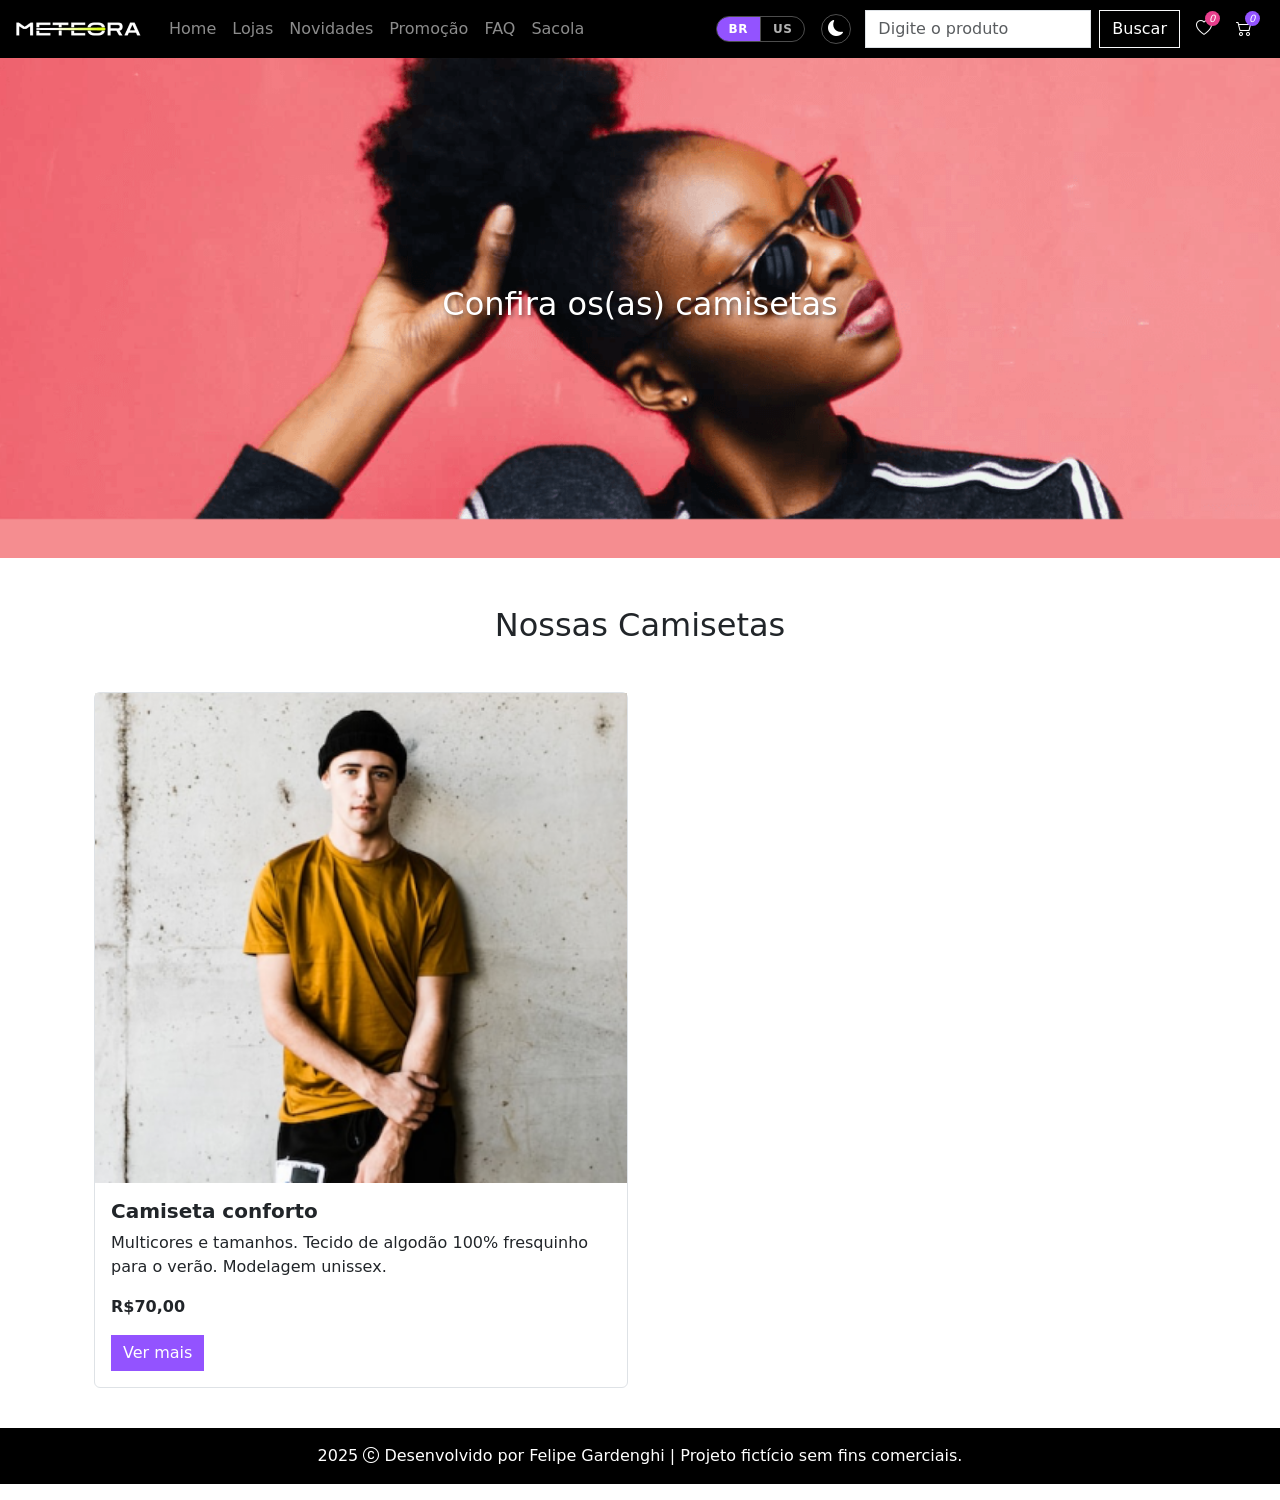
<file: camisetas.html>
<!DOCTYPE html>
<html lang="pt-br">

<head>
    <meta charset="UTF-8">
    <script>if(localStorage.getItem('tema')==='dark')document.documentElement.setAttribute('data-theme','dark');</script>
    <meta http-equiv="X-UA-Compatible" content="IE=edge">
    <meta name="viewport" content="width=device-width, initial-scale=1.0">
    <link rel="shortcut icon" href="./assets/favicon.png" type="image/x-icon">
    <title>Meteora</title>
    <link rel="preconnect" href="https://fonts.googleapis.com">
    <link rel="preconnect" href="https://fonts.gstatic.com" crossorigin>
    <link href="https://fonts.googleapis.com/css2?family=Inter:wght@100..900&display=swap" rel="stylesheet">
    <link rel="stylesheet" href="https://cdn.jsdelivr.net/npm/bootstrap-icons@1.10.3/font/bootstrap-icons.css">
    <link href="https://cdn.jsdelivr.net/npm/bootstrap@5.3.0-alpha1/dist/css/bootstrap.min.css" rel="stylesheet"
        integrity="sha384-GLhlTQ8iRABdZLl6O3oVMWSktQOp6b7In1Zl3/Jr59b6EGGoI1aFkw7cmDA6j6gD" crossorigin="anonymous">
    <link rel="stylesheet" href="./estilos.css">
</head>

<body>
  <a href="#conteudo-principal" class="skip-link">Ir para o conteúdo principal</a>

    <nav class="navbar navbar-expand-md bg-black navbar-dark sticky-top" aria-label="Navegação principal">
        <div class="container-fluid">
            <a class="navbar-brand" href="index.html">
                <h1 class="m-0"><img class="d-block" src="./assets/logo-meteora.png" alt="Logo da loja Meteora"></h1>
            </a>
            <button class="navbar-toggler" type="button" data-bs-toggle="collapse"
                data-bs-target="#navbarSupportedContent" aria-controls="navbarSupportedContent" aria-expanded="false"
                aria-label="Toggle navigation">
                <span class="navbar-toggler-icon"></span>
            </button>
            <button class="dark-mode-btn d-md-none ms-2" aria-label="Alternar modo escuro/claro" title="Alternar modo escuro/claro">
              <i class="bi bi-moon-fill" aria-hidden="true"></i>
            </button>
            <div class="collapse navbar-collapse" id="navbarSupportedContent">
                <ul class="navbar-nav me-auto">
          <li class="nav-item">
            <a class="nav-link" href="index.html" data-i18n="nav-home">Home</a>
          </li>
          <li class="nav-item">
            <a class="nav-link" href="lojas.html" data-i18n="nav-lojas">Lojas</a>
          </li>
          <li class="nav-item">
            <a class="nav-link" href="novidades.html" data-i18n="nav-novidades">Novidades</a>
          </li>
          <li class="nav-item">
            <a class="nav-link" href="promocao.html" data-i18n="nav-promocao">Promoção</a>
          </li>
          <li class="nav-item">
            <a class="nav-link" href="faq.html" data-i18n="nav-faq">FAQ</a>
          </li>
          <li class="nav-item">
            <a class="nav-link" href="sacola.html" data-i18n="nav-sacola">Sacola</a>
          </li>
        </ul>
                <div class="locale-switcher" role="group" aria-label="Language / Idioma">
          <button class="locale-btn" data-locale="BR" aria-label="Português - Brasil" title="Português - Brasil">BR</button>
          <button class="locale-btn" data-locale="EUA" aria-label="English - United States" title="English - United States">US</button>
        </div>
        <button class="dark-mode-btn d-none d-md-flex" aria-label="Alternar modo escuro/claro" title="Alternar modo escuro/claro">
            <i class="bi bi-moon-fill" aria-hidden="true"></i>
          </button>
                <div class="search-wrapper">
                <form class="d-flex" role="search">
                    <input id="input-pesquisa" class="form-control me-2 rounded-0" type="search" placeholder="Digite o produto"
                        data-i18n-placeholder="search-placeholder" aria-label="Pesquisar">
                    <button class="btn btn-outline-light rounded-0" type="submit" data-i18n="search-btn">Buscar</button>
                </form>
                <div id="sugestoes-pesquisa"></div>
                </div>
                <a href="favoritos.html" aria-label="Favoritos" id="nav-favoritos-link"><i class="bi bi-heart" id="nav-favoritos-icone" aria-hidden="true"></i></a>
        <a href="sacola.html" aria-label="Sacola de compras"><i class="bi bi-cart2" aria-hidden="true"></i></a>
            </div>
        </div>
    </nav>

  <main id="conteudo-principal">
    <div class="parallax-banner">
        <div class="banner-conteudo">
            <h2 data-i18n="camisetas-banner">Confira as camisetas</h2>
        </div>
    </div>
    <h2 class="container text-center my-3 my-xl-5" data-i18n="camisetas-titulo">Camisetas</h2>
    <div class="container row mx-auto" id="produtos" data-categoria="camisetas">





    </div>
  </main>





    <footer class="text-center bg-black text-bg-dark">
    <p class="py-3 text-white">2025 <i class="bi bi-c-circle" aria-hidden="true"></i> <span data-i18n="footer-dev">Desenvolvido por Felipe Gardenghi | Projeto fictício sem fins comerciais.</span></p>
</footer>

    <script src="scripts.js" type="module" defer></script>
    <script src="https://cdn.jsdelivr.net/npm/bootstrap@5.3.0-alpha1/dist/js/bootstrap.bundle.min.js"
        integrity="sha384-w76AqPfDkMBDXo30jS1Sgez6pr3x5MlQ1ZAGC+nuZB+EYdgRZgiwxhTBTkF7CXvN"
        crossorigin="anonymous"></script>
</body>

</html>
</file>
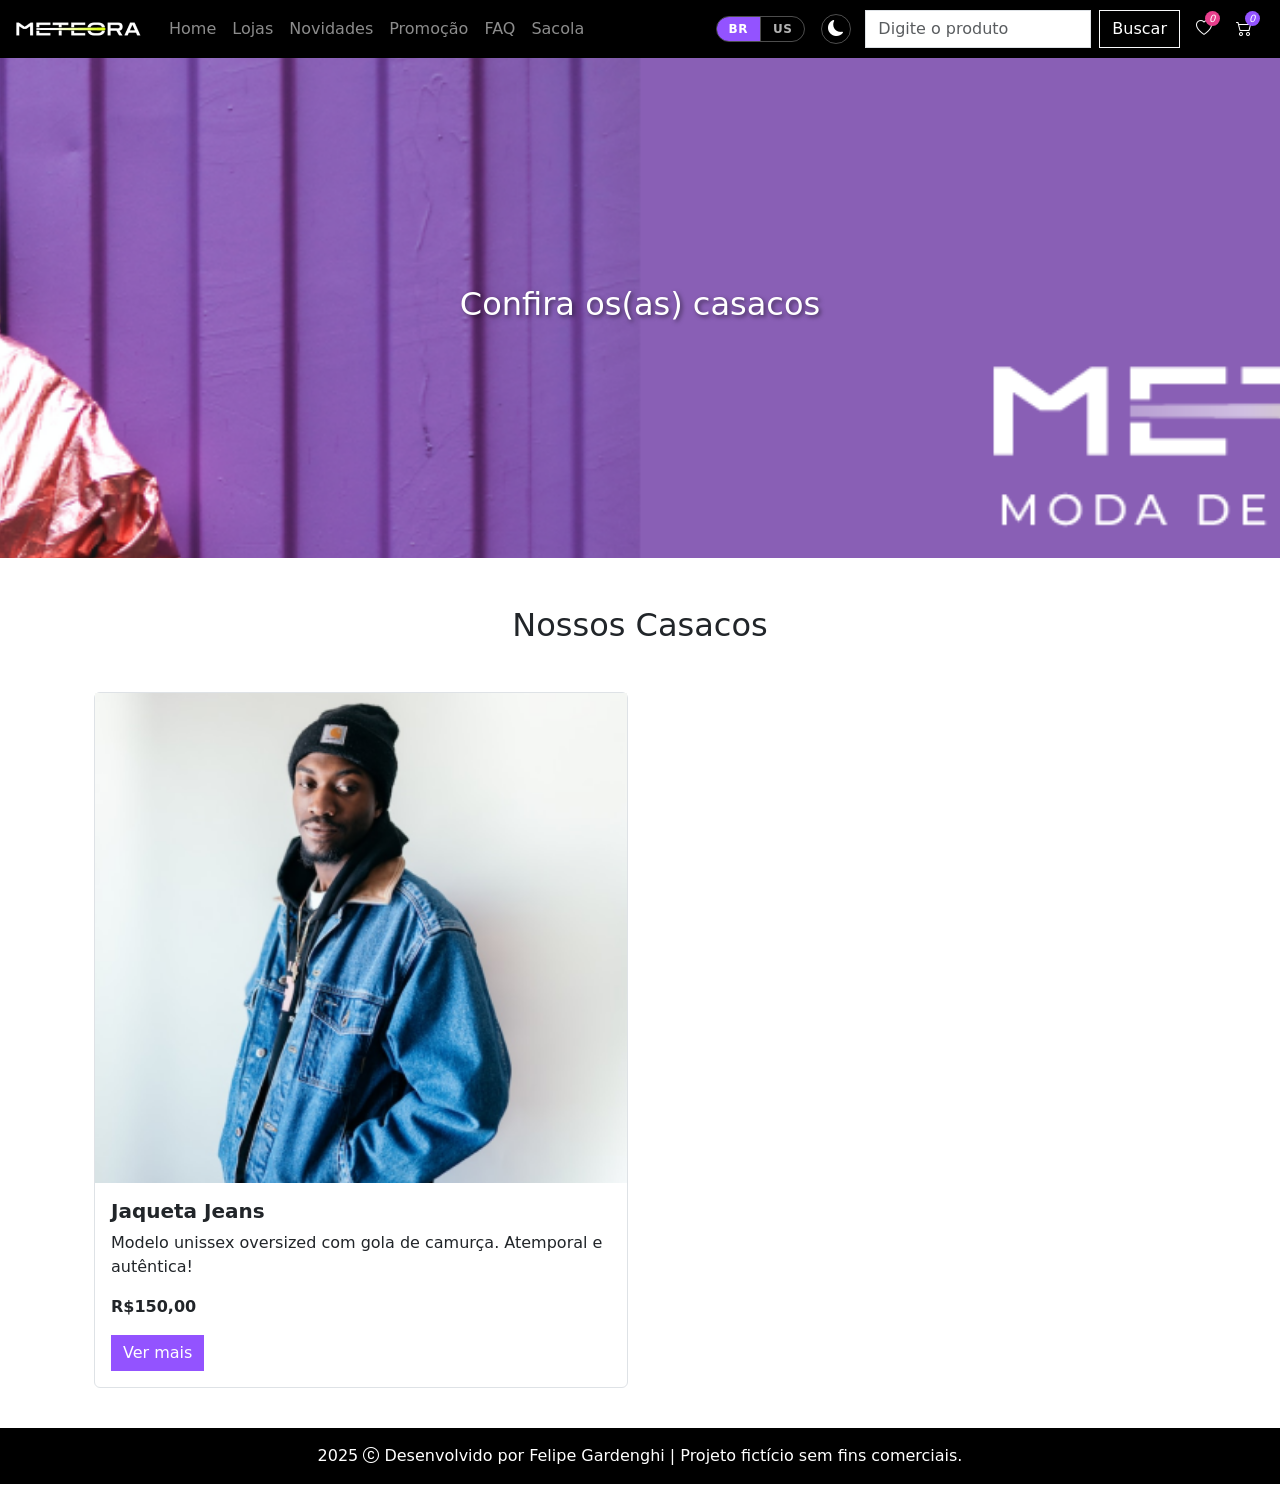
<file: casacos.html>
<!DOCTYPE html>
<html lang="pt-br">
<head>
    <meta charset="UTF-8">
    <script>if(localStorage.getItem('tema')==='dark')document.documentElement.setAttribute('data-theme','dark');</script>
    <meta http-equiv="X-UA-Compatible" content="IE=edge">
    <meta name="viewport" content="width=device-width, initial-scale=1.0">
    <link rel="shortcut icon" href="./assets/favicon.png" type="image/x-icon">
    <title>Meteora - Casacos</title>
    <link rel="preconnect" href="https://fonts.googleapis.com">
    <link rel="preconnect" href="https://fonts.gstatic.com" crossorigin>
    <link href="https://fonts.googleapis.com/css2?family=Inter:wght@100..900&display=swap" rel="stylesheet">
    <link rel="stylesheet" href="https://cdn.jsdelivr.net/npm/bootstrap-icons@1.10.3/font/bootstrap-icons.css">
    <link href="https://cdn.jsdelivr.net/npm/bootstrap@5.3.0-alpha1/dist/css/bootstrap.min.css" rel="stylesheet"
        integrity="sha384-GLhlTQ8iRABdZLl6O3oVMWSktQOp6b7In1Zl3/Jr59b6EGGoI1aFkw7cmDA6j6gD" crossorigin="anonymous">
    <link rel="stylesheet" href="./estilos.css">
</head>
<body>
  <a href="#conteudo-principal" class="skip-link">Ir para o conteúdo principal</a>

    <nav class="navbar navbar-expand-md bg-black navbar-dark sticky-top" aria-label="Navegação principal">
        <div class="container-fluid">
            <a class="navbar-brand" href="index.html">
                <h1 class="m-0"><img class="d-block" src="./assets/logo-meteora.png" alt="Logo da loja Meteora"></h1>
            </a>
            <button class="navbar-toggler" type="button" data-bs-toggle="collapse"
                data-bs-target="#navbarSupportedContent" aria-controls="navbarSupportedContent" aria-expanded="false"
                aria-label="Toggle navigation">
                <span class="navbar-toggler-icon"></span>
            </button>
            <button class="dark-mode-btn d-md-none ms-2" aria-label="Alternar modo escuro/claro" title="Alternar modo escuro/claro">
              <i class="bi bi-moon-fill" aria-hidden="true"></i>
            </button>
            <div class="collapse navbar-collapse" id="navbarSupportedContent">
                <ul class="navbar-nav me-auto">
          <li class="nav-item">
            <a class="nav-link" href="index.html" data-i18n="nav-home">Home</a>
          </li>
          <li class="nav-item">
            <a class="nav-link" href="lojas.html" data-i18n="nav-lojas">Lojas</a>
          </li>
          <li class="nav-item">
            <a class="nav-link" href="novidades.html" data-i18n="nav-novidades">Novidades</a>
          </li>
          <li class="nav-item">
            <a class="nav-link" href="promocao.html" data-i18n="nav-promocao">Promoção</a>
          </li>
          <li class="nav-item">
            <a class="nav-link" href="faq.html" data-i18n="nav-faq">FAQ</a>
          </li>
          <li class="nav-item">
            <a class="nav-link" href="sacola.html" data-i18n="nav-sacola">Sacola</a>
          </li>
        </ul>
                <div class="locale-switcher" role="group" aria-label="Language / Idioma">
          <button class="locale-btn" data-locale="BR" aria-label="Português - Brasil" title="Português - Brasil">BR</button>
          <button class="locale-btn" data-locale="EUA" aria-label="English - United States" title="English - United States">US</button>
        </div>
        <button class="dark-mode-btn d-none d-md-flex" aria-label="Alternar modo escuro/claro" title="Alternar modo escuro/claro">
            <i class="bi bi-moon-fill" aria-hidden="true"></i>
          </button>
                <div class="search-wrapper">
                <form class="d-flex" role="search">
                    <input id="input-pesquisa" class="form-control me-2 rounded-0" type="search"
                        placeholder="Digite o produto" aria-label="Pesquisar" data-i18n-placeholder="search-placeholder">
                    <button class="btn btn-outline-light rounded-0" type="submit" data-i18n="search-btn">Buscar</button>
                </form>
                <div id="sugestoes-pesquisa"></div>
                </div>
                <a href="favoritos.html" aria-label="Favoritos" id="nav-favoritos-link"><i class="bi bi-heart" id="nav-favoritos-icone" aria-hidden="true"></i></a>
        <a href="sacola.html" aria-label="Sacola de compras"><i class="bi bi-cart2" aria-hidden="true"></i></a>
            </div>
        </div>
    </nav>

  <main id="conteudo-principal">
    <div class="parallax-banner" style="background-image: url('./assets/Desktop/banner1-desktop.png')">
        <div class="banner-conteudo">
            <h2 data-i18n="casacos-banner">Confira os(as) casacos</h2>
        </div>
    </div>
    <h2 class="container text-center my-3 my-xl-5" data-i18n="casacos-titulo">Casacos</h2>
    <div class="container row mx-auto" id="produtos" data-categoria="jaquetas">
    </div>
  </main>



    <footer class="text-center bg-black text-bg-dark">
    <p class="py-3 text-white">2025 <i class="bi bi-c-circle" aria-hidden="true"></i> <span data-i18n="footer-dev">Desenvolvido por Felipe Gardenghi | Projeto fictício sem fins comerciais.</span></p>
</footer>

    <script src="scripts.js" type="module" defer></script>
    <script src="https://cdn.jsdelivr.net/npm/bootstrap@5.3.0-alpha1/dist/js/bootstrap.bundle.min.js"
        integrity="sha384-w76AqPfDkMBDXo30jS1Sgez6pr3x5MlQ1ZAGC+nuZB+EYdgRZgiwxhTBTkF7CXvN"
        crossorigin="anonymous"></script>
</body>
</html>
</file>
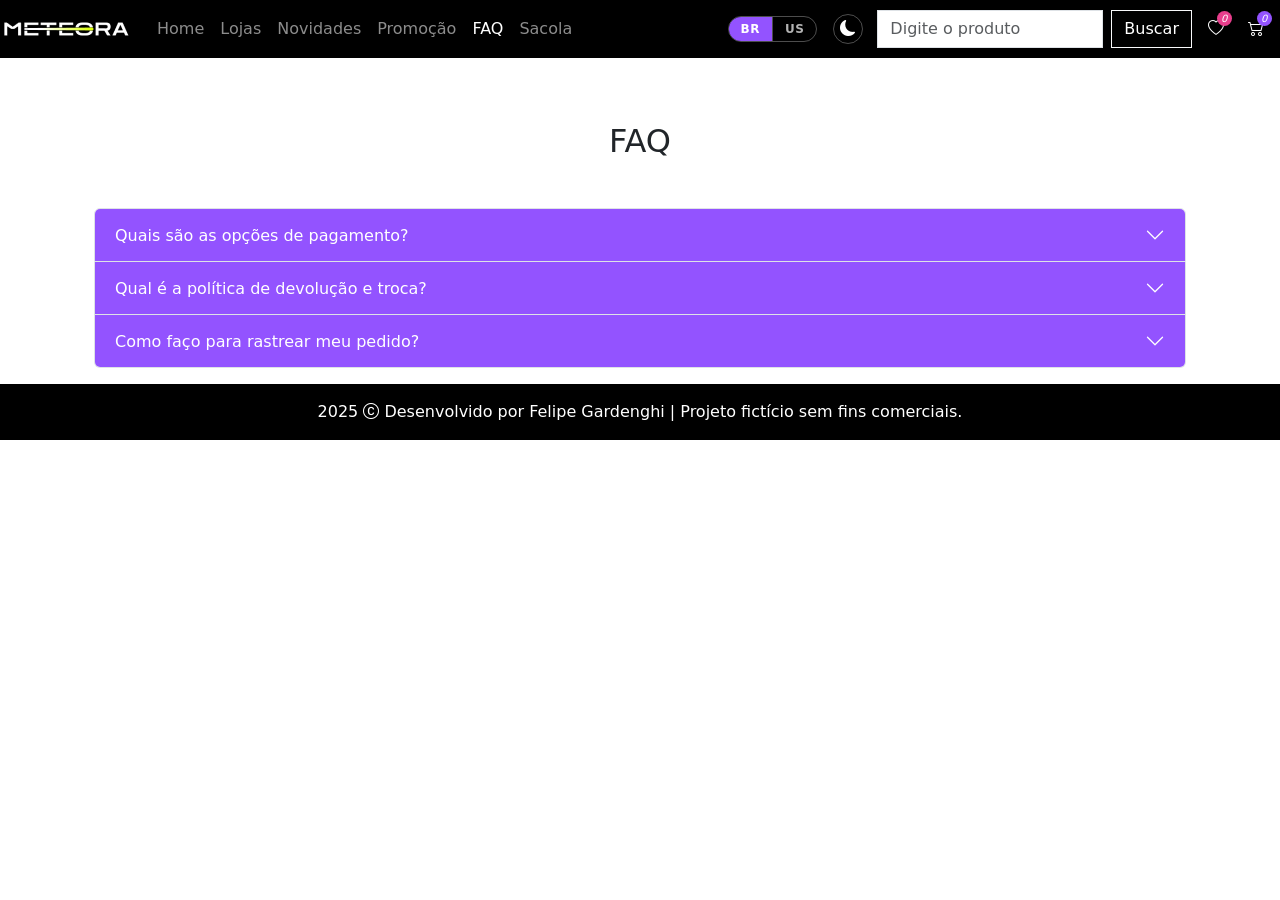
<file: faq.html>
<!DOCTYPE html>
<html lang="pt-br">

<head>
    <meta charset="UTF-8">
    <script>if(localStorage.getItem('tema')==='dark')document.documentElement.setAttribute('data-theme','dark');</script>
    <meta http-equiv="X-UA-Compatible" content="IE=edge">
    <meta name="viewport" content="width=device-width, initial-scale=1.0">
    <link rel="shortcut icon" href="./assets/favicon.png" type="image/x-icon">
    <title>Meteora</title>
    <link rel="preconnect" href="https://fonts.googleapis.com">
    <link rel="preconnect" href="https://fonts.gstatic.com" crossorigin>
    <link href="https://fonts.googleapis.com/css2?family=Inter:wght@100..900&display=swap" rel="stylesheet">
    <link rel="stylesheet" href="https://cdn.jsdelivr.net/npm/bootstrap-icons@1.10.3/font/bootstrap-icons.css">
    <link href="https://cdn.jsdelivr.net/npm/bootstrap@5.3.0-alpha1/dist/css/bootstrap.min.css" rel="stylesheet"
        integrity="sha384-GLhlTQ8iRABdZLl6O3oVMWSktQOp6b7In1Zl3/Jr59b6EGGoI1aFkw7cmDA6j6gD" crossorigin="anonymous">
    <link rel="stylesheet" href="./estilos.css">
</head>

<body>
  <a href="#conteudo-principal" class="skip-link">Ir para o conteúdo principal</a>

    <nav class="navbar navbar-expand-md bg-black navbar-dark sticky-top" aria-label="Navegação principal">
            <a class="navbar-brand" href="index.html">
                <h1 class="m-0"><img class="d-block" src="./assets/logo-meteora.png" alt="Logo da loja Meteora"></h1>
            </a>
            <button class="navbar-toggler" type="button" data-bs-toggle="collapse"
                data-bs-target="#navbarSupportedContent" aria-controls="navbarSupportedContent" aria-expanded="false"
                aria-label="Toggle navigation">
                <span class="navbar-toggler-icon"></span>
            </button>
            <button class="dark-mode-btn d-md-none ms-2" aria-label="Alternar modo escuro/claro" title="Alternar modo escuro/claro">
              <i class="bi bi-moon-fill" aria-hidden="true"></i>
            </button>
            <div class="collapse navbar-collapse" id="navbarSupportedContent">
                <ul class="navbar-nav me-auto">
          <li class="nav-item">
            <a class="nav-link" href="index.html" data-i18n="nav-home">Home</a>
          </li>
          <li class="nav-item">
            <a class="nav-link" href="lojas.html" data-i18n="nav-lojas">Lojas</a>
          </li>
          <li class="nav-item">
            <a class="nav-link" href="novidades.html" data-i18n="nav-novidades">Novidades</a>
          </li>
          <li class="nav-item">
            <a class="nav-link" href="promocao.html" data-i18n="nav-promocao">Promoção</a>
          </li>
          <li class="nav-item">
            <a class="nav-link active" aria-current="page" href="faq.html" data-i18n="nav-faq">FAQ</a>
          </li>
          <li class="nav-item">
            <a class="nav-link" href="sacola.html" data-i18n="nav-sacola">Sacola</a>
          </li>
        </ul>
                <div class="locale-switcher" role="group" aria-label="Language / Idioma">
          <button class="locale-btn" data-locale="BR" aria-label="Português - Brasil" title="Português - Brasil">BR</button>
          <button class="locale-btn" data-locale="EUA" aria-label="English - United States" title="English - United States">US</button>
        </div>
        <button class="dark-mode-btn d-none d-md-flex" aria-label="Alternar modo escuro/claro" title="Alternar modo escuro/claro">
            <i class="bi bi-moon-fill" aria-hidden="true"></i>
          </button>
                <div class="search-wrapper">
                <form class="d-flex" role="search">
                    <input class="form-control me-2 rounded-0" id="input-pesquisa" type="search"
                        placeholder="Digite o produto" aria-label="Pesquisar" data-i18n-placeholder="search-placeholder">
                    <button class="btn btn-outline-light rounded-0" type="submit" data-i18n="search-btn">Buscar</button>
                </form>
                <div id="sugestoes-pesquisa"></div>
                </div>
                <a href="favoritos.html" aria-label="Favoritos" id="nav-favoritos-link"><i class="bi bi-heart" id="nav-favoritos-icone" aria-hidden="true"></i></a>
        <a href="sacola.html" aria-label="Sacola de compras"><i class="bi bi-cart2" aria-hidden="true"></i></a>
            </div>
        </div>
    </nav>

  <main id="conteudo-principal">

    <section class="container row mx-auto">
        <h2 class="container text-center my-3 my-xl-5">FAQ</h2>
        <div class="accordion" id="accordionExample">
            <div class="accordion-item">
                <h2 class="accordion-header">
                    <button class="accordion-button collapsed" type="button" data-bs-toggle="collapse"
                        data-bs-target="#collapseOne" aria-expanded="false" aria-controls="collapseOne"
                        data-i18n="faq-q1">
                        Quais são as opções de pagamento?
                    </button>
                </h2>
                <div id="collapseOne" class="accordion-collapse collapse" data-bs-parent="#accordionExample">
                    <div class="accordion-body" data-i18n="faq-a1">
                        Aceitamos cartões de crédito/débito das principais bandeiras, Paypal e pagamento à vista.
                    </div>
                </div>
            </div>
            <div class="accordion-item">
                <h2 class="accordion-header">
                    <button class="accordion-button collapsed" type="button" data-bs-toggle="collapse"
                        data-bs-target="#collapseTwo" aria-expanded="false" aria-controls="collapseTwo"
                        data-i18n="faq-q2">
                        Qual é a política de devolução e troca?
                    </button>
                </h2>
                <div id="collapseTwo" class="accordion-collapse collapse" data-bs-parent="#accordionExample">
                    <div class="accordion-body" data-i18n="faq-a2">
                        Oferecemos uma política de devolução e troca de até 30 dias a partir do recebimento do produto.
                    </div>
                </div>
            </div>
            <div class="accordion-item">
                <h2 class="accordion-header">
                    <button class="accordion-button collapsed" type="button" data-bs-toggle="collapse"
                        data-bs-target="#collapseThree" aria-expanded="false" aria-controls="collapseThree"
                        data-i18n="faq-q3">
                        Como faço para rastrear meu pedido?
                    </button>
                </h2>
                <div id="collapseThree" class="accordion-collapse collapse" data-bs-parent="#accordionExample">
                    <div class="accordion-body" data-i18n="faq-a3">
                        Após a confirmação do pagamento, você receberá um e-mail com o código de rastreamento e o link
                        para acompanhar o seu pedido em tempo real. Também é possível acessar o status diretamente em
                        nossa área do cliente no site.
                    </div>
                </div>
            </div>
        </div>
    </section>
  </main>



    <footer class="text-center bg-black text-bg-dark">
    <p class="py-3 text-white">2025 <i class="bi bi-c-circle" aria-hidden="true"></i> <span data-i18n="footer-dev">Desenvolvido por Felipe Gardenghi | Projeto fictício sem fins comerciais.</span></p>
</footer>

    <script src="scripts.js" type="module"></script>
    <script src="https://cdn.jsdelivr.net/npm/bootstrap@5.3.0-alpha1/dist/js/bootstrap.bundle.min.js"
        integrity="sha384-w76AqPfDkMBDXo30jS1Sgez6pr3x5MlQ1ZAGC+nuZB+EYdgRZgiwxhTBTkF7CXvN"
        crossorigin="anonymous"></script>
</body>

</html>
</file>
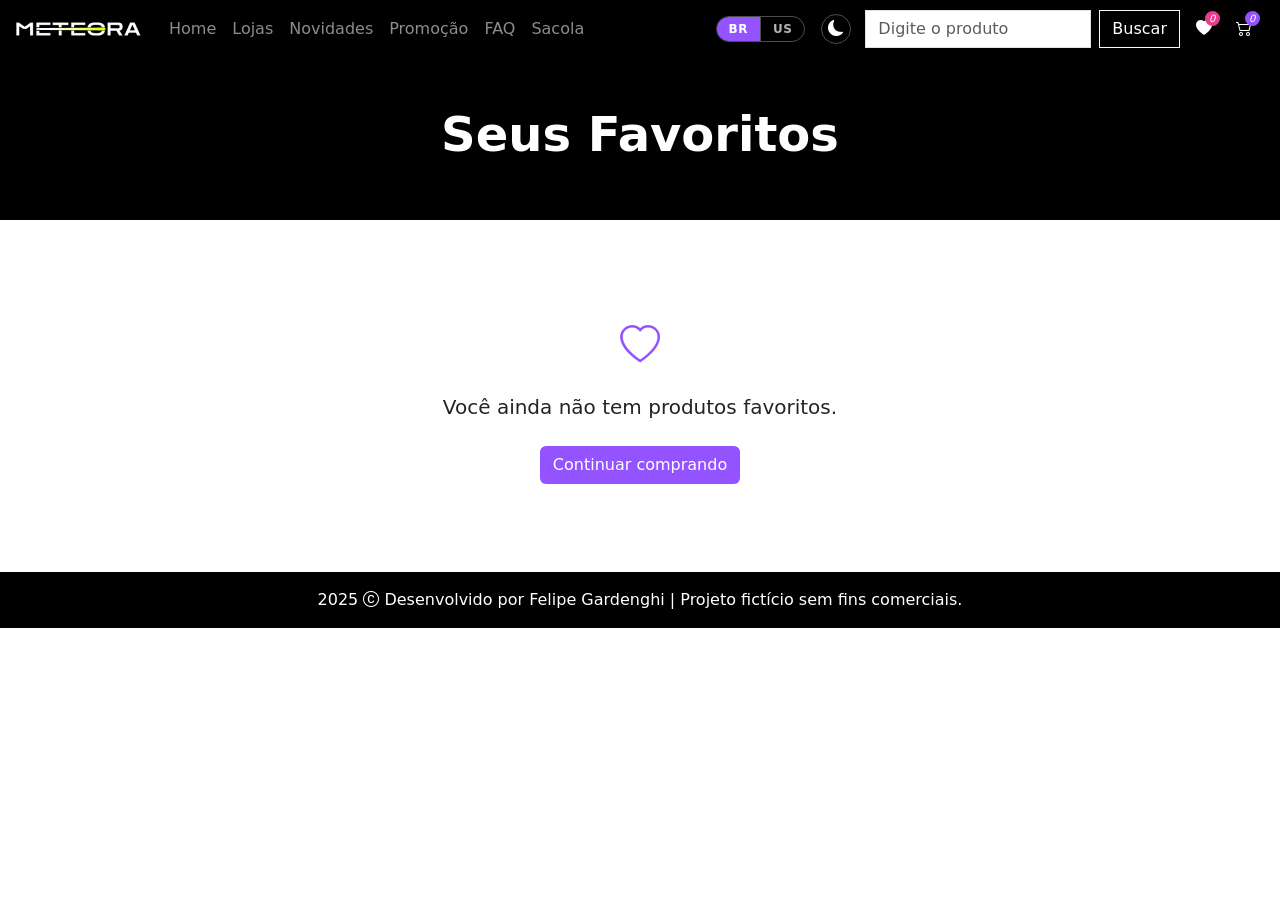
<file: favoritos.html>
<!DOCTYPE html>
<html lang="pt-br">
<head>
  <meta charset="UTF-8">
  <script>if(localStorage.getItem('tema')==='dark')document.documentElement.setAttribute('data-theme','dark');</script>
  <meta http-equiv="X-UA-Compatible" content="IE=edge">
  <meta name="viewport" content="width=device-width, initial-scale=1.0">
  <link rel="shortcut icon" href="./assets/favicon.png" type="image/x-icon">
  <title>Meteora - Favoritos</title>
  <link rel="preconnect" href="https://fonts.googleapis.com">
  <link rel="preconnect" href="https://fonts.gstatic.com" crossorigin>
  <link href="https://fonts.googleapis.com/css2?family=Inter:wght@100..900&display=swap" rel="stylesheet">
  <link rel="stylesheet" href="https://cdn.jsdelivr.net/npm/bootstrap-icons@1.10.3/font/bootstrap-icons.css">
  <link href="https://cdn.jsdelivr.net/npm/bootstrap@5.3.0-alpha1/dist/css/bootstrap.min.css" rel="stylesheet"
    integrity="sha384-GLhlTQ8iRABdZLl6O3oVMWSktQOp6b7In1Zl3/Jr59b6EGGoI1aFkw7cmDA6j6gD" crossorigin="anonymous">
  <link rel="stylesheet" href="./estilos.css">
</head>
<body>
  <a href="#conteudo-principal" class="skip-link">Ir para o conteúdo principal</a>

  <nav class="navbar navbar-expand-md bg-black navbar-dark sticky-top" aria-label="Navegação principal">
    <div class="container-fluid">
      <a class="navbar-brand" href="index.html">
        <h1 class="m-0"><img class="d-block" src="./assets/logo-meteora.png" alt="Logo da loja Meteora"></h1>
      </a>
      <button class="navbar-toggler" type="button" data-bs-toggle="collapse"
        data-bs-target="#navbarSupportedContent" aria-controls="navbarSupportedContent" aria-expanded="false"
        aria-label="Toggle navigation">
        <span class="navbar-toggler-icon"></span>
      </button>
      <button class="dark-mode-btn d-md-none ms-2" aria-label="Alternar modo escuro/claro" title="Alternar modo escuro/claro">
        <i class="bi bi-moon-fill" aria-hidden="true"></i>
      </button>
      <div class="collapse navbar-collapse" id="navbarSupportedContent">
        <ul class="navbar-nav me-auto">
          <li class="nav-item">
            <a class="nav-link" href="index.html" data-i18n="nav-home">Home</a>
          </li>
          <li class="nav-item">
            <a class="nav-link" href="lojas.html" data-i18n="nav-lojas">Lojas</a>
          </li>
          <li class="nav-item">
            <a class="nav-link" href="novidades.html" data-i18n="nav-novidades">Novidades</a>
          </li>
          <li class="nav-item">
            <a class="nav-link" href="promocao.html" data-i18n="nav-promocao">Promoção</a>
          </li>
          <li class="nav-item">
            <a class="nav-link" href="faq.html" data-i18n="nav-faq">FAQ</a>
          </li>
          <li class="nav-item">
            <a class="nav-link" href="sacola.html" data-i18n="nav-sacola">Sacola</a>
          </li>
        </ul>
        <div class="locale-switcher" role="group" aria-label="Language / Idioma">
          <button class="locale-btn" data-locale="BR" aria-label="Português - Brasil" title="Português - Brasil">BR</button>
          <button class="locale-btn" data-locale="EUA" aria-label="English - United States" title="English - United States">US</button>
        </div>
        <button class="dark-mode-btn d-none d-md-flex" aria-label="Alternar modo escuro/claro" title="Alternar modo escuro/claro">
          <i class="bi bi-moon-fill" aria-hidden="true"></i>
        </button>
        <div class="search-wrapper">
          <form class="d-flex" role="search">
            <input id="input-pesquisa" class="form-control me-2 rounded-0" type="search"
              placeholder="Digite o produto" aria-label="Pesquisar" data-i18n-placeholder="search-placeholder">
            <button class="btn btn-outline-light rounded-0" type="submit" data-i18n="search-btn">Buscar</button>
          </form>
          <div id="sugestoes-pesquisa"></div>
        </div>
        <a href="favoritos.html" aria-label="Favoritos" id="nav-favoritos-link" aria-current="page"><i class="bi bi-heart-fill" id="nav-favoritos-icone" aria-hidden="true"></i></a>
        <a href="sacola.html" aria-label="Sacola de compras"><i class="bi bi-cart2" aria-hidden="true"></i></a>
      </div>
    </div>
  </nav>

  <main id="conteudo-principal">
    <section class="container-fluid bg-black text-white text-center py-5 mb-4">
      <h2 class="display-5 fw-bold" data-i18n="favoritos-titulo">Seus Favoritos</h2>
    </section>

    <div class="container mx-auto py-4">
      <div id="favoritos-lista" class="row row-cols-1 row-cols-md-2 row-cols-xl-3 g-4">
        <!-- Favorites rendered by JS -->
      </div>
      <div id="favoritos-vazio" class="text-center py-5" style="display:none;">
        <i class="bi bi-heart fs-1 mb-3 d-block" style="color: #9353FF;"></i>
        <p class="lead" data-i18n="favoritos-vazia">Você ainda não tem produtos favoritos.</p>
        <a href="index.html" class="btn botao-lilas mt-2" data-i18n="sacola-continuar">Continuar comprando</a>
      </div>
    </div>
  </main>

  <footer class="text-center bg-black text-bg-dark">
    <p class="py-3 text-white">2025 <i class="bi bi-c-circle" aria-hidden="true"></i> <span data-i18n="footer-dev">Desenvolvido por Felipe Gardenghi | Projeto fictício sem fins comerciais.</span></p>
  </footer>

  <script src="scripts.js" type="module" defer></script>
  <script src="js/paginaFavoritos.js" type="module" defer></script>
  <script src="https://cdn.jsdelivr.net/npm/bootstrap@5.3.0-alpha1/dist/js/bootstrap.bundle.min.js"
    integrity="sha384-w76AqPfDkMBDXo30jS1Sgez6pr3x5MlQ1ZAGC+nuZB+EYdgRZgiwxhTBTkF7CXvN"
    crossorigin="anonymous"></script>
</body>
</html>
</file>
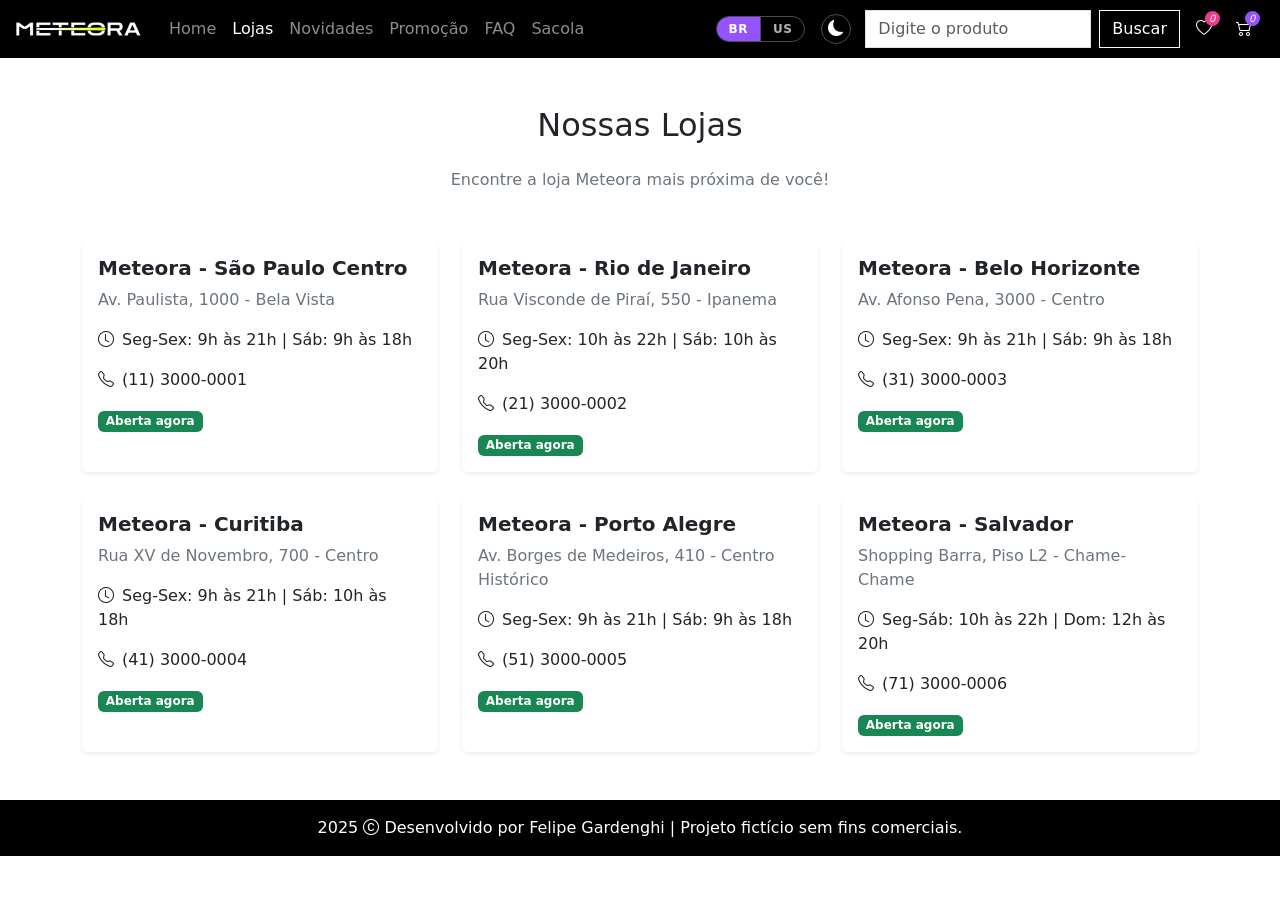
<file: lojas.html>
<!DOCTYPE html>
<html lang="pt-br">
<head>
    <meta charset="UTF-8">
    <script>if(localStorage.getItem('tema')==='dark')document.documentElement.setAttribute('data-theme','dark');</script>
    <meta http-equiv="X-UA-Compatible" content="IE=edge">
    <meta name="viewport" content="width=device-width, initial-scale=1.0">
    <link rel="shortcut icon" href="./assets/favicon.png" type="image/x-icon">
    <title>Meteora - Lojas</title>
    <link rel="preconnect" href="https://fonts.googleapis.com">
    <link rel="preconnect" href="https://fonts.gstatic.com" crossorigin>
    <link href="https://fonts.googleapis.com/css2?family=Inter:wght@100..900&display=swap" rel="stylesheet">
    <link rel="stylesheet" href="https://cdn.jsdelivr.net/npm/bootstrap-icons@1.10.3/font/bootstrap-icons.css">
    <link href="https://cdn.jsdelivr.net/npm/bootstrap@5.3.0-alpha1/dist/css/bootstrap.min.css" rel="stylesheet"
        integrity="sha384-GLhlTQ8iRABdZLl6O3oVMWSktQOp6b7In1Zl3/Jr59b6EGGoI1aFkw7cmDA6j6gD" crossorigin="anonymous">
    <link rel="stylesheet" href="./estilos.css">
</head>
<body>
  <a href="#conteudo-principal" class="skip-link">Ir para o conteúdo principal</a>

    <nav class="navbar navbar-expand-md bg-black navbar-dark sticky-top" aria-label="Navegação principal">
        <div class="container-fluid">
            <a class="navbar-brand" href="index.html">
                <h1 class="m-0"><img class="d-block" src="./assets/logo-meteora.png" alt="Logo da loja Meteora"></h1>
            </a>
            <button class="navbar-toggler" type="button" data-bs-toggle="collapse"
                data-bs-target="#navbarSupportedContent" aria-controls="navbarSupportedContent" aria-expanded="false"
                aria-label="Toggle navigation">
                <span class="navbar-toggler-icon"></span>
            </button>
            <button class="dark-mode-btn d-md-none ms-2" aria-label="Alternar modo escuro/claro" title="Alternar modo escuro/claro">
              <i class="bi bi-moon-fill" aria-hidden="true"></i>
            </button>
            <div class="collapse navbar-collapse" id="navbarSupportedContent">
                <ul class="navbar-nav me-auto">
          <li class="nav-item">
            <a class="nav-link" href="index.html" data-i18n="nav-home">Home</a>
          </li>
          <li class="nav-item">
            <a class="nav-link active" aria-current="page" href="lojas.html" data-i18n="nav-lojas">Lojas</a>
          </li>
          <li class="nav-item">
            <a class="nav-link" href="novidades.html" data-i18n="nav-novidades">Novidades</a>
          </li>
          <li class="nav-item">
            <a class="nav-link" href="promocao.html" data-i18n="nav-promocao">Promoção</a>
          </li>
          <li class="nav-item">
            <a class="nav-link" href="faq.html" data-i18n="nav-faq">FAQ</a>
          </li>
          <li class="nav-item">
            <a class="nav-link" href="sacola.html" data-i18n="nav-sacola">Sacola</a>
          </li>
        </ul>
                <div class="locale-switcher" role="group" aria-label="Language / Idioma">
          <button class="locale-btn" data-locale="BR" aria-label="Português - Brasil" title="Português - Brasil">BR</button>
          <button class="locale-btn" data-locale="EUA" aria-label="English - United States" title="English - United States">US</button>
        </div>
        <button class="dark-mode-btn d-none d-md-flex" aria-label="Alternar modo escuro/claro" title="Alternar modo escuro/claro">
            <i class="bi bi-moon-fill" aria-hidden="true"></i>
          </button>
                <div class="search-wrapper">
                <form class="d-flex" role="search">
                    <input id="input-pesquisa" class="form-control me-2 rounded-0" type="search"
                        placeholder="Digite o produto" aria-label="Pesquisar" data-i18n-placeholder="search-placeholder">
                    <button class="btn btn-outline-light rounded-0" type="submit" data-i18n="search-btn">Buscar</button>
                </form>
                <div id="sugestoes-pesquisa"></div>
                </div>
                <a href="favoritos.html" aria-label="Favoritos" id="nav-favoritos-link"><i class="bi bi-heart" id="nav-favoritos-icone" aria-hidden="true"></i></a>
        <a href="sacola.html" aria-label="Sacola de compras"><i class="bi bi-cart2" aria-hidden="true"></i></a>
            </div>
        </div>
    </nav>

  <main id="conteudo-principal">
    <section class="container my-5">
        <h2 class="text-center mb-4" data-i18n="lojas-titulo">Nossas Lojas</h2>
        <p class="text-center text-muted mb-5" data-i18n="lojas-sub">Encontre a loja Meteora mais próxima de você!</p>
        <div class="row g-4 justify-content-center">
            <div class="col-12 col-md-4">
                <div class="card h-100 border-0 shadow-sm">
                    <div class="card-body">
                        <h5 class="card-title fw-bold">Meteora - São Paulo Centro</h5>
                        <p class="card-text text-muted">Av. Paulista, 1000 - Bela Vista</p>
                        <p class="card-text"><i class="bi bi-clock me-2"></i><span data-i18n="lojas-horas-0">Seg-Sex: 9h às 21h | Sáb: 9h às 18h</span></p>
                        <p class="card-text"><i class="bi bi-telephone me-2"></i>(11) 3000-0001</p>
                        <span class="badge bg-success" data-i18n="lojas-aberta" data-store="0">Aberta agora</span>
                    </div>
                </div>
            </div>
            <div class="col-12 col-md-4">
                <div class="card h-100 border-0 shadow-sm">
                    <div class="card-body">
                        <h5 class="card-title fw-bold">Meteora - Rio de Janeiro</h5>
                        <p class="card-text text-muted">Rua Visconde de Piraí, 550 - Ipanema</p>
                        <p class="card-text"><i class="bi bi-clock me-2"></i><span data-i18n="lojas-horas-1">Seg-Sex: 10h às 22h | Sáb: 10h às 20h</span></p>
                        <p class="card-text"><i class="bi bi-telephone me-2"></i>(21) 3000-0002</p>
                        <span class="badge bg-success" data-i18n="lojas-aberta" data-store="1">Aberta agora</span>
                    </div>
                </div>
            </div>
            <div class="col-12 col-md-4">
                <div class="card h-100 border-0 shadow-sm">
                    <div class="card-body">
                        <h5 class="card-title fw-bold">Meteora - Belo Horizonte</h5>
                        <p class="card-text text-muted">Av. Afonso Pena, 3000 - Centro</p>
                        <p class="card-text"><i class="bi bi-clock me-2"></i><span data-i18n="lojas-horas-2">Seg-Sex: 9h às 21h | Sáb: 9h às 18h</span></p>
                        <p class="card-text"><i class="bi bi-telephone me-2"></i>(31) 3000-0003</p>
                        <span class="badge bg-success" data-i18n="lojas-aberta" data-store="2">Aberta agora</span>
                    </div>
                </div>
            </div>
            <div class="col-12 col-md-4">
                <div class="card h-100 border-0 shadow-sm">
                    <div class="card-body">
                        <h5 class="card-title fw-bold">Meteora - Curitiba</h5>
                        <p class="card-text text-muted">Rua XV de Novembro, 700 - Centro</p>
                        <p class="card-text"><i class="bi bi-clock me-2"></i><span data-i18n="lojas-horas-3">Seg-Sex: 9h às 21h | Sáb: 10h às 18h</span></p>
                        <p class="card-text"><i class="bi bi-telephone me-2"></i>(41) 3000-0004</p>
                        <span class="badge bg-warning text-dark" data-i18n="lojas-abre" data-store="3">Abre às 10h</span>
                    </div>
                </div>
            </div>
            <div class="col-12 col-md-4">
                <div class="card h-100 border-0 shadow-sm">
                    <div class="card-body">
                        <h5 class="card-title fw-bold">Meteora - Porto Alegre</h5>
                        <p class="card-text text-muted">Av. Borges de Medeiros, 410 - Centro Histórico</p>
                        <p class="card-text"><i class="bi bi-clock me-2"></i><span data-i18n="lojas-horas-4">Seg-Sex: 9h às 21h | Sáb: 9h às 18h</span></p>
                        <p class="card-text"><i class="bi bi-telephone me-2"></i>(51) 3000-0005</p>
                        <span class="badge bg-success" data-i18n="lojas-aberta" data-store="4">Aberta agora</span>
                    </div>
                </div>
            </div>
            <div class="col-12 col-md-4">
                <div class="card h-100 border-0 shadow-sm">
                    <div class="card-body">
                        <h5 class="card-title fw-bold">Meteora - Salvador</h5>
                        <p class="card-text text-muted">Shopping Barra, Piso L2 - Chame-Chame</p>
                        <p class="card-text"><i class="bi bi-clock me-2"></i><span data-i18n="lojas-horas-5">Seg-Sáb: 10h às 22h | Dom: 12h às 20h</span></p>
                        <p class="card-text"><i class="bi bi-telephone me-2"></i>(71) 3000-0006</p>
                        <span class="badge bg-success" data-i18n="lojas-aberta" data-store="5">Aberta agora</span>
                    </div>
                </div>
            </div>
        </div>
    </section>
  </main>



    <footer class="text-center bg-black text-bg-dark">
    <p class="py-3 text-white">2025 <i class="bi bi-c-circle" aria-hidden="true"></i> <span data-i18n="footer-dev">Desenvolvido por Felipe Gardenghi | Projeto fictício sem fins comerciais.</span></p>
</footer>

    <script src="scripts.js" type="module" defer></script>
    <script src="js/lojas.js" type="module" defer></script>
    <script src="https://cdn.jsdelivr.net/npm/bootstrap@5.3.0-alpha1/dist/js/bootstrap.bundle.min.js"
        integrity="sha384-w76AqPfDkMBDXo30jS1Sgez6pr3x5MlQ1ZAGC+nuZB+EYdgRZgiwxhTBTkF7CXvN"
        crossorigin="anonymous"></script>
</body>
</html>
</file>
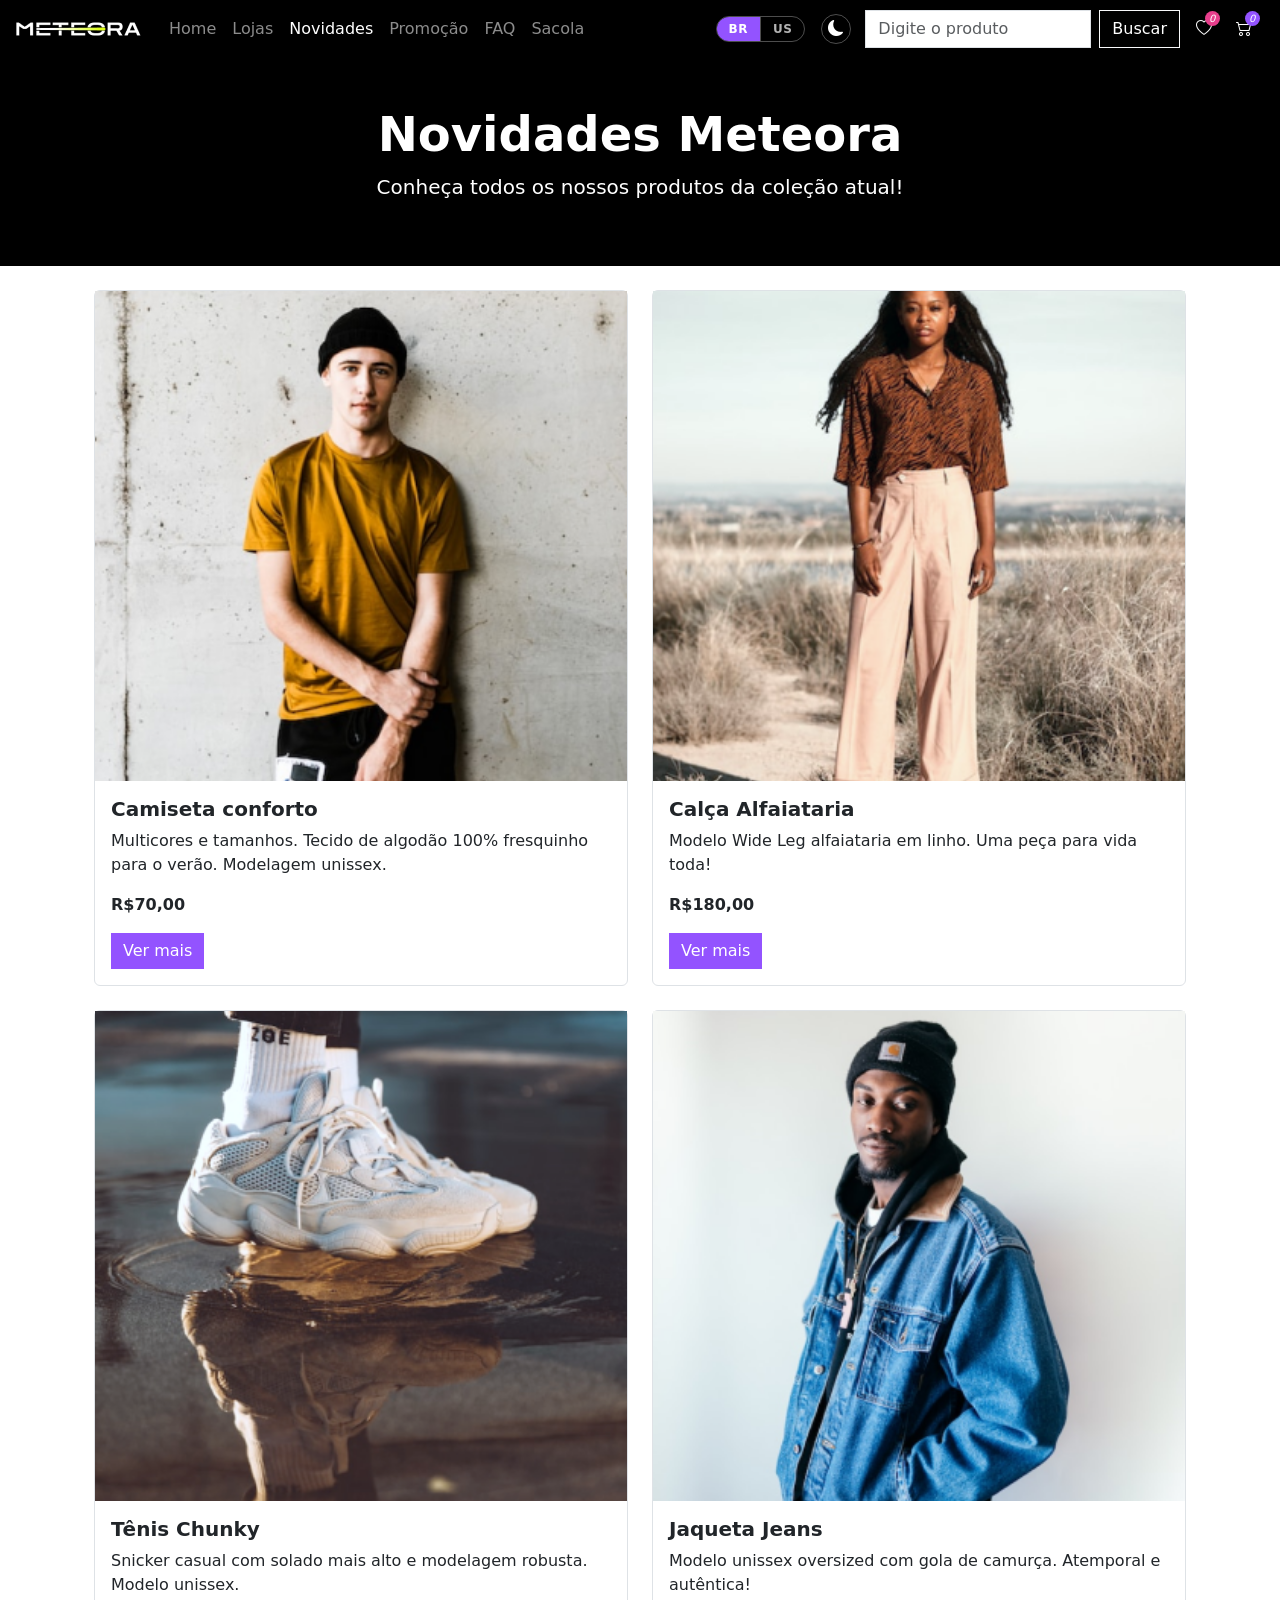
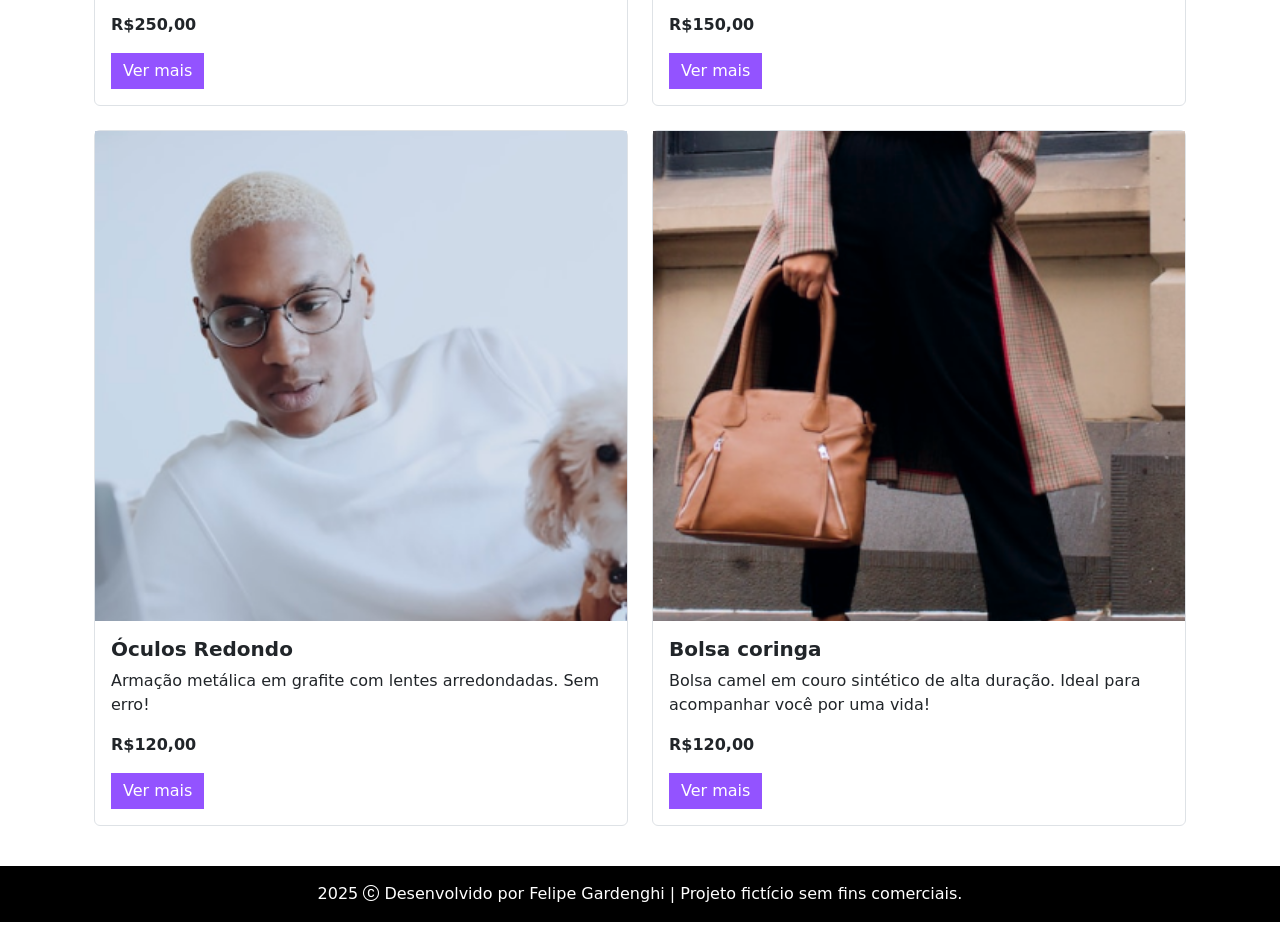
<file: novidades.html>
<!DOCTYPE html>
<html lang="pt-br">
<head>
    <meta charset="UTF-8">
    <script>if(localStorage.getItem('tema')==='dark')document.documentElement.setAttribute('data-theme','dark');</script>
    <meta http-equiv="X-UA-Compatible" content="IE=edge">
    <meta name="viewport" content="width=device-width, initial-scale=1.0">
    <link rel="shortcut icon" href="./assets/favicon.png" type="image/x-icon">
    <title>Meteora - Novidades</title>
    <link rel="preconnect" href="https://fonts.googleapis.com">
    <link rel="preconnect" href="https://fonts.gstatic.com" crossorigin>
    <link href="https://fonts.googleapis.com/css2?family=Inter:wght@100..900&display=swap" rel="stylesheet">
    <link rel="stylesheet" href="https://cdn.jsdelivr.net/npm/bootstrap-icons@1.10.3/font/bootstrap-icons.css">
    <link href="https://cdn.jsdelivr.net/npm/bootstrap@5.3.0-alpha1/dist/css/bootstrap.min.css" rel="stylesheet"
        integrity="sha384-GLhlTQ8iRABdZLl6O3oVMWSktQOp6b7In1Zl3/Jr59b6EGGoI1aFkw7cmDA6j6gD" crossorigin="anonymous">
    <link rel="stylesheet" href="./estilos.css">
</head>
<body>
  <a href="#conteudo-principal" class="skip-link">Ir para o conteúdo principal</a>

    <nav class="navbar navbar-expand-md bg-black navbar-dark sticky-top" aria-label="Navegação principal">
        <div class="container-fluid">
            <a class="navbar-brand" href="index.html">
                <h1 class="m-0"><img class="d-block" src="./assets/logo-meteora.png" alt="Logo da loja Meteora"></h1>
            </a>
            <button class="navbar-toggler" type="button" data-bs-toggle="collapse"
                data-bs-target="#navbarSupportedContent" aria-controls="navbarSupportedContent" aria-expanded="false"
                aria-label="Toggle navigation">
                <span class="navbar-toggler-icon"></span>
            </button>
            <button class="dark-mode-btn d-md-none ms-2" aria-label="Alternar modo escuro/claro" title="Alternar modo escuro/claro">
              <i class="bi bi-moon-fill" aria-hidden="true"></i>
            </button>
            <div class="collapse navbar-collapse" id="navbarSupportedContent">
                <ul class="navbar-nav me-auto">
          <li class="nav-item">
            <a class="nav-link" href="index.html" data-i18n="nav-home">Home</a>
          </li>
          <li class="nav-item">
            <a class="nav-link" href="lojas.html" data-i18n="nav-lojas">Lojas</a>
          </li>
          <li class="nav-item">
            <a class="nav-link active" aria-current="page" href="novidades.html" data-i18n="nav-novidades">Novidades</a>
          </li>
          <li class="nav-item">
            <a class="nav-link" href="promocao.html" data-i18n="nav-promocao">Promoção</a>
          </li>
          <li class="nav-item">
            <a class="nav-link" href="faq.html" data-i18n="nav-faq">FAQ</a>
          </li>
          <li class="nav-item">
            <a class="nav-link" href="sacola.html" data-i18n="nav-sacola">Sacola</a>
          </li>
        </ul>
                <div class="locale-switcher" role="group" aria-label="Language / Idioma">
          <button class="locale-btn" data-locale="BR" aria-label="Português - Brasil" title="Português - Brasil">BR</button>
          <button class="locale-btn" data-locale="EUA" aria-label="English - United States" title="English - United States">US</button>
        </div>
        <button class="dark-mode-btn d-none d-md-flex" aria-label="Alternar modo escuro/claro" title="Alternar modo escuro/claro">
            <i class="bi bi-moon-fill" aria-hidden="true"></i>
          </button>
                <div class="search-wrapper">
                <form class="d-flex" role="search">
                    <input id="input-pesquisa" class="form-control me-2 rounded-0" type="search"
                        placeholder="Digite o produto" aria-label="Pesquisar" data-i18n-placeholder="search-placeholder">
                    <button class="btn btn-outline-light rounded-0" type="submit" data-i18n="search-btn">Buscar</button>
                </form>
                <div id="sugestoes-pesquisa"></div>
                </div>
                <a href="favoritos.html" aria-label="Favoritos" id="nav-favoritos-link"><i class="bi bi-heart" id="nav-favoritos-icone" aria-hidden="true"></i></a>
<a href="sacola.html" aria-label="Sacola de compras"><i class="bi bi-cart2" aria-hidden="true"></i></a>
            </div>
        </div>
    </nav>

  <main id="conteudo-principal">
    <section class="container-fluid bg-black text-white text-center py-5 mb-4">
        <h2 class="display-5 fw-bold" data-i18n="novidades-titulo">Novidades Meteora</h2>
        <p class="lead" data-i18n="novidades-banner">Conheça todos os nossos produtos da coleção atual!</p>
    </section>
    <div class="container row mx-auto" id="produtos" data-categoria="todos">
    </div>
  </main>



    <footer class="text-center bg-black text-bg-dark">
    <p class="py-3 text-white">2025 <i class="bi bi-c-circle" aria-hidden="true"></i> <span data-i18n="footer-dev">Desenvolvido por Felipe Gardenghi | Projeto fictício sem fins comerciais.</span></p>
</footer>

    <script src="scripts.js" type="module" defer></script>
    <script src="https://cdn.jsdelivr.net/npm/bootstrap@5.3.0-alpha1/dist/js/bootstrap.bundle.min.js"
        integrity="sha384-w76AqPfDkMBDXo30jS1Sgez6pr3x5MlQ1ZAGC+nuZB+EYdgRZgiwxhTBTkF7CXvN"
        crossorigin="anonymous"></script>
</body>
</html>
</file>
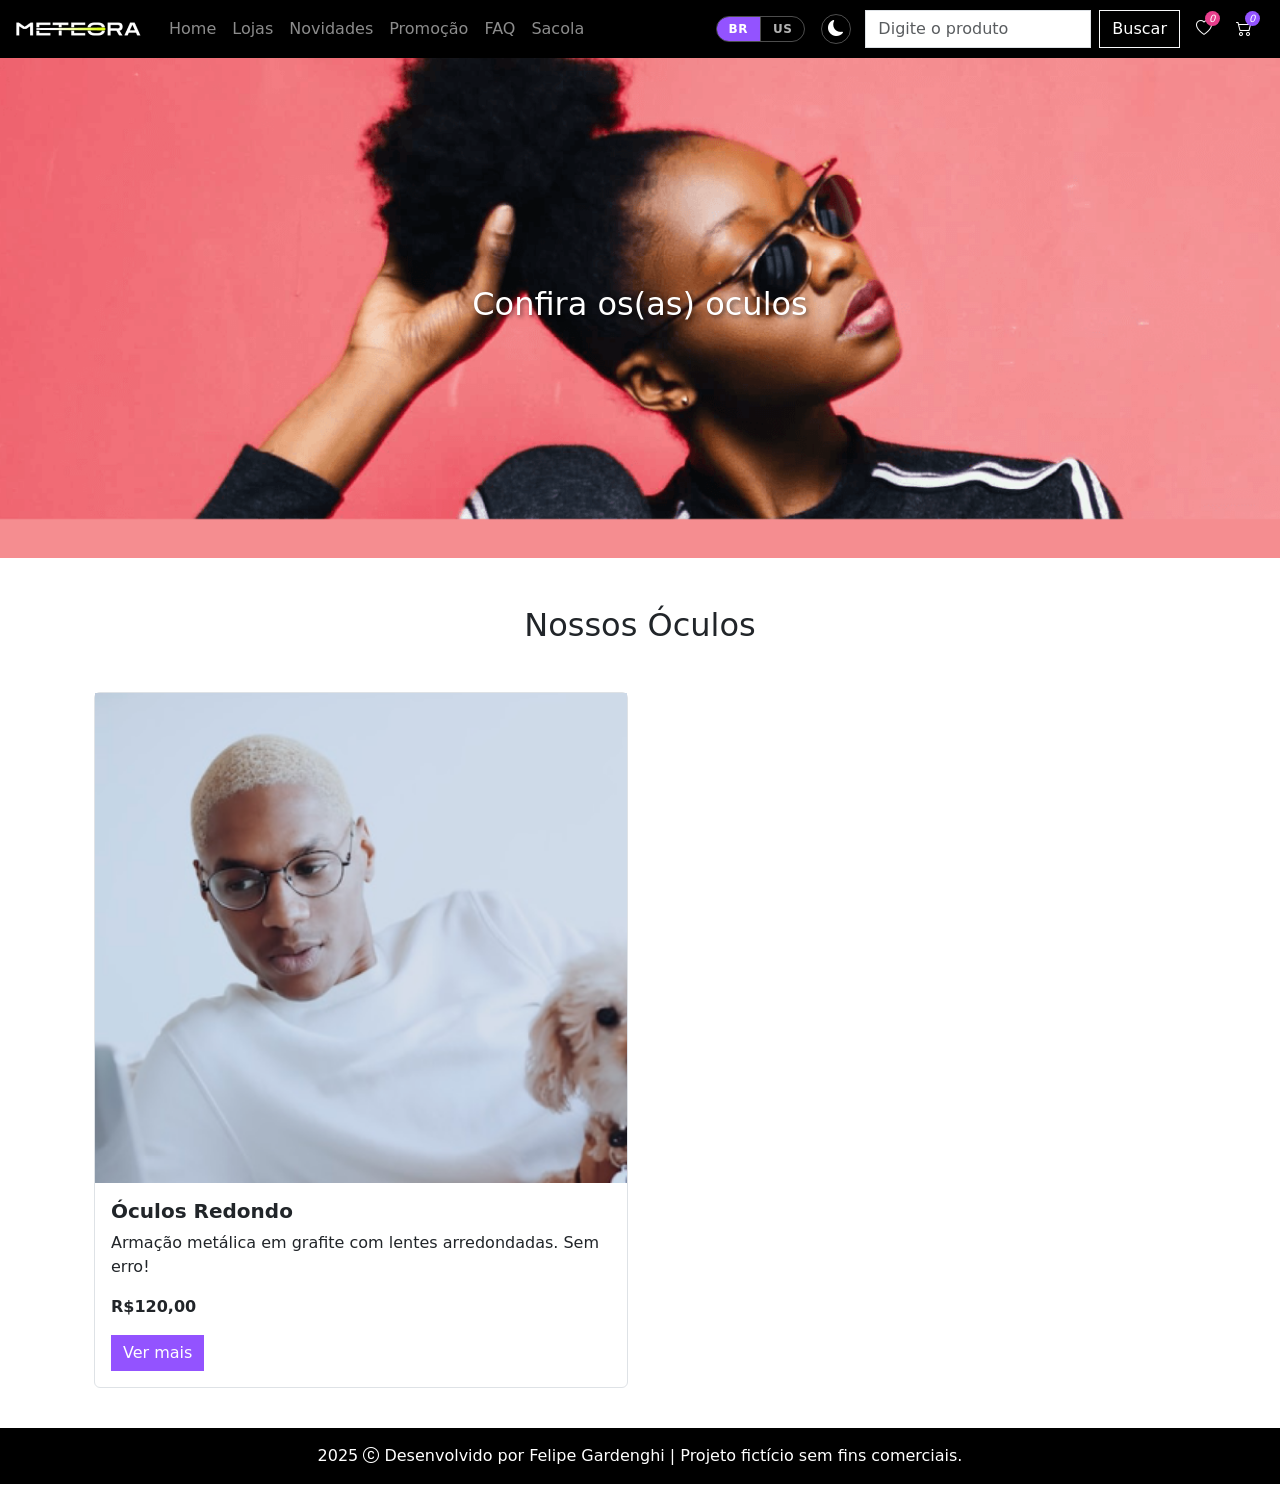
<file: oculos.html>
<!DOCTYPE html>
<html lang="pt-br">
<head>
    <meta charset="UTF-8">
    <script>if(localStorage.getItem('tema')==='dark')document.documentElement.setAttribute('data-theme','dark');</script>
    <meta http-equiv="X-UA-Compatible" content="IE=edge">
    <meta name="viewport" content="width=device-width, initial-scale=1.0">
    <link rel="shortcut icon" href="./assets/favicon.png" type="image/x-icon">
    <title>Meteora - Óculos</title>
    <link rel="preconnect" href="https://fonts.googleapis.com">
    <link rel="preconnect" href="https://fonts.gstatic.com" crossorigin>
    <link href="https://fonts.googleapis.com/css2?family=Inter:wght@100..900&display=swap" rel="stylesheet">
    <link rel="stylesheet" href="https://cdn.jsdelivr.net/npm/bootstrap-icons@1.10.3/font/bootstrap-icons.css">
    <link href="https://cdn.jsdelivr.net/npm/bootstrap@5.3.0-alpha1/dist/css/bootstrap.min.css" rel="stylesheet"
        integrity="sha384-GLhlTQ8iRABdZLl6O3oVMWSktQOp6b7In1Zl3/Jr59b6EGGoI1aFkw7cmDA6j6gD" crossorigin="anonymous">
    <link rel="stylesheet" href="./estilos.css">
</head>
<body>
  <a href="#conteudo-principal" class="skip-link">Ir para o conteúdo principal</a>

    <nav class="navbar navbar-expand-md bg-black navbar-dark sticky-top" aria-label="Navegação principal">
        <div class="container-fluid">
            <a class="navbar-brand" href="index.html">
                <h1 class="m-0"><img class="d-block" src="./assets/logo-meteora.png" alt="Logo da loja Meteora"></h1>
            </a>
            <button class="navbar-toggler" type="button" data-bs-toggle="collapse"
                data-bs-target="#navbarSupportedContent" aria-controls="navbarSupportedContent" aria-expanded="false"
                aria-label="Toggle navigation">
                <span class="navbar-toggler-icon"></span>
            </button>
            <button class="dark-mode-btn d-md-none ms-2" aria-label="Alternar modo escuro/claro" title="Alternar modo escuro/claro">
              <i class="bi bi-moon-fill" aria-hidden="true"></i>
            </button>
            <div class="collapse navbar-collapse" id="navbarSupportedContent">
                <ul class="navbar-nav me-auto">
          <li class="nav-item">
            <a class="nav-link" href="index.html" data-i18n="nav-home">Home</a>
          </li>
          <li class="nav-item">
            <a class="nav-link" href="lojas.html" data-i18n="nav-lojas">Lojas</a>
          </li>
          <li class="nav-item">
            <a class="nav-link" href="novidades.html" data-i18n="nav-novidades">Novidades</a>
          </li>
          <li class="nav-item">
            <a class="nav-link" href="promocao.html" data-i18n="nav-promocao">Promoção</a>
          </li>
          <li class="nav-item">
            <a class="nav-link" href="faq.html" data-i18n="nav-faq">FAQ</a>
          </li>
          <li class="nav-item">
            <a class="nav-link" href="sacola.html" data-i18n="nav-sacola">Sacola</a>
          </li>
        </ul>
                <div class="locale-switcher" role="group" aria-label="Language / Idioma">
          <button class="locale-btn" data-locale="BR" aria-label="Português - Brasil" title="Português - Brasil">BR</button>
          <button class="locale-btn" data-locale="EUA" aria-label="English - United States" title="English - United States">US</button>
        </div>
        <button class="dark-mode-btn d-none d-md-flex" aria-label="Alternar modo escuro/claro" title="Alternar modo escuro/claro">
            <i class="bi bi-moon-fill" aria-hidden="true"></i>
          </button>
                <div class="search-wrapper">
                <form class="d-flex" role="search">
                    <input id="input-pesquisa" class="form-control me-2 rounded-0" type="search"
                        placeholder="Digite o produto" aria-label="Pesquisar" data-i18n-placeholder="search-placeholder">
                    <button class="btn btn-outline-light rounded-0" type="submit" data-i18n="search-btn">Buscar</button>
                </form>
                <div id="sugestoes-pesquisa"></div>
                </div>
                <a href="favoritos.html" aria-label="Favoritos" id="nav-favoritos-link"><i class="bi bi-heart" id="nav-favoritos-icone" aria-hidden="true"></i></a>
        <a href="sacola.html" aria-label="Sacola de compras"><i class="bi bi-cart2" aria-hidden="true"></i></a>
            </div>
        </div>
    </nav>

  <main id="conteudo-principal">
    <div class="parallax-banner" style="background-image: url('./assets/Desktop/banner2-desktop.png')">
        <div class="banner-conteudo">
            <h2 data-i18n="oculos-banner">Confira os(as) óculos</h2>
        </div>
    </div>
    <h2 class="container text-center my-3 my-xl-5" data-i18n="oculos-titulo">Óculos</h2>
    <div class="container row mx-auto" id="produtos" data-categoria="oculos">
    </div>
  </main>



    <footer class="text-center bg-black text-bg-dark">
    <p class="py-3 text-white">2025 <i class="bi bi-c-circle" aria-hidden="true"></i> <span data-i18n="footer-dev">Desenvolvido por Felipe Gardenghi | Projeto fictício sem fins comerciais.</span></p>
</footer>

    <script src="scripts.js" type="module" defer></script>
    <script src="https://cdn.jsdelivr.net/npm/bootstrap@5.3.0-alpha1/dist/js/bootstrap.bundle.min.js"
        integrity="sha384-w76AqPfDkMBDXo30jS1Sgez6pr3x5MlQ1ZAGC+nuZB+EYdgRZgiwxhTBTkF7CXvN"
        crossorigin="anonymous"></script>
</body>
</html>
</file>
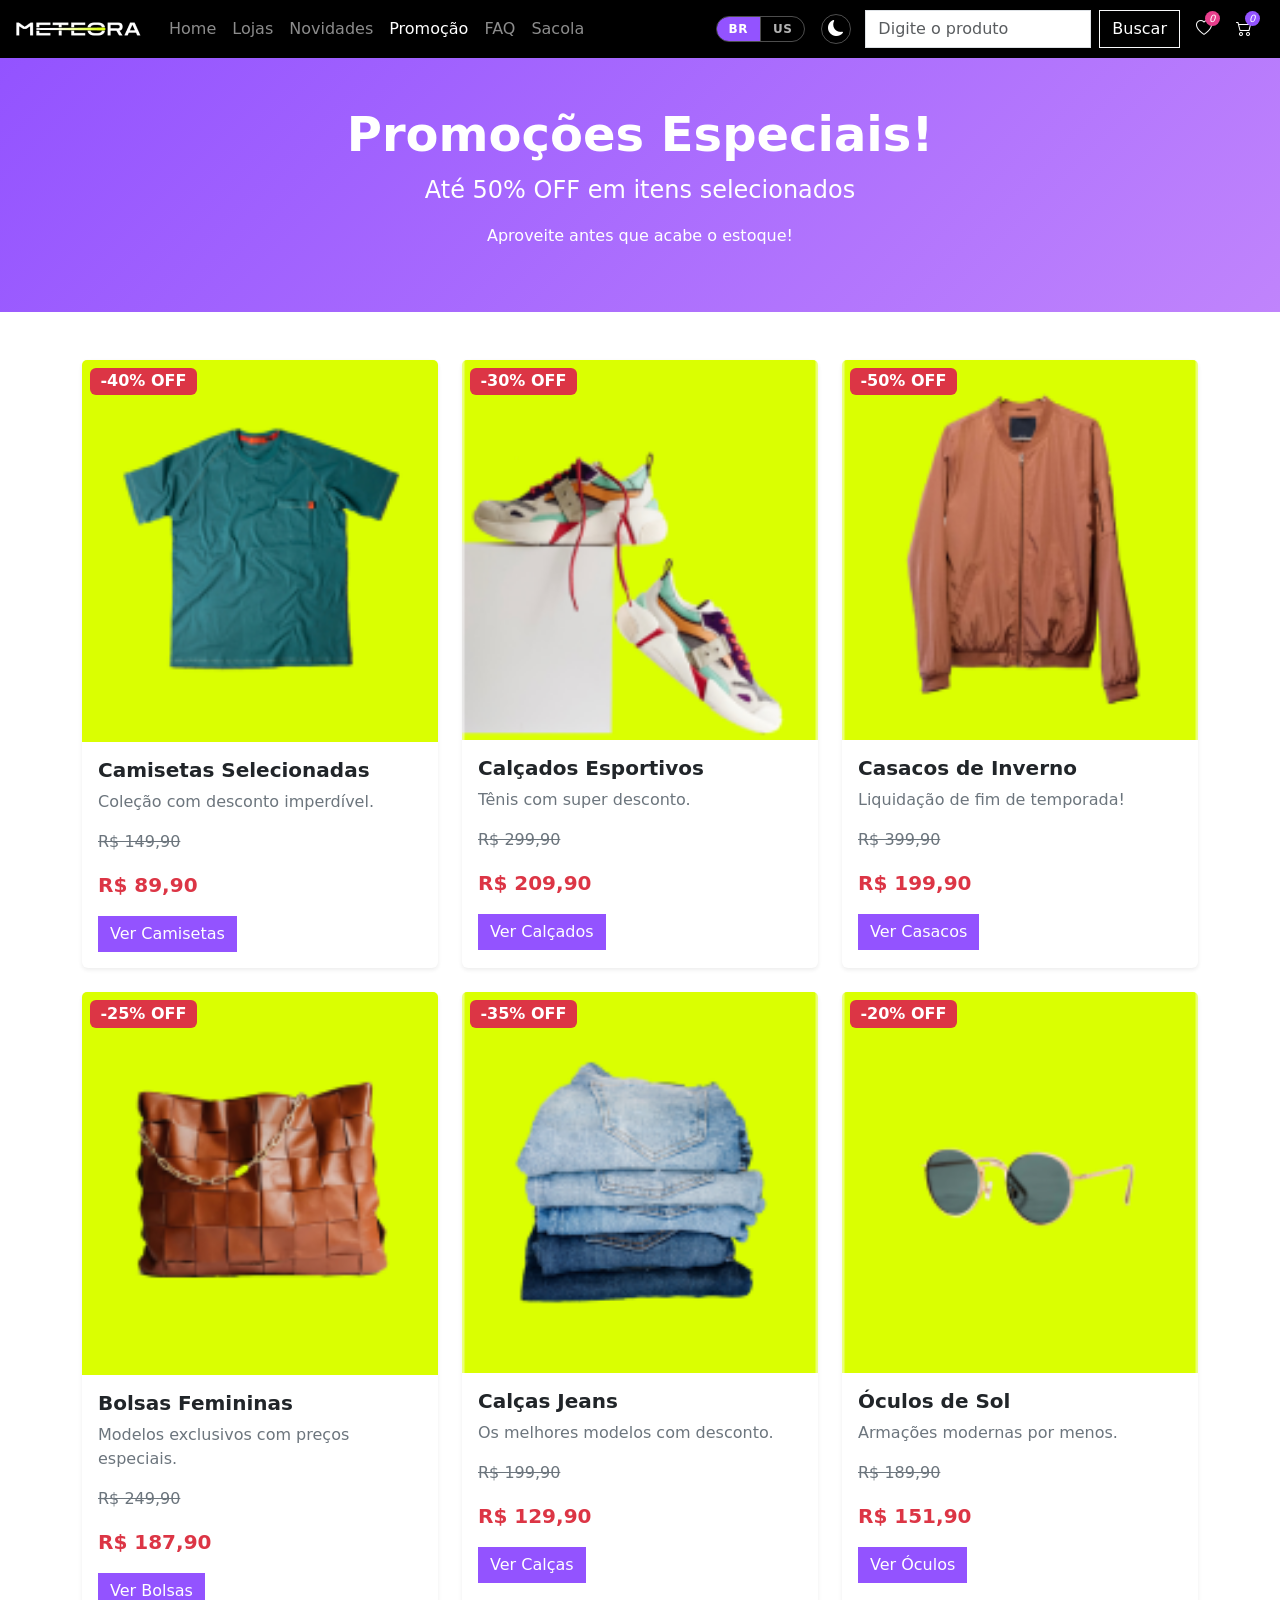
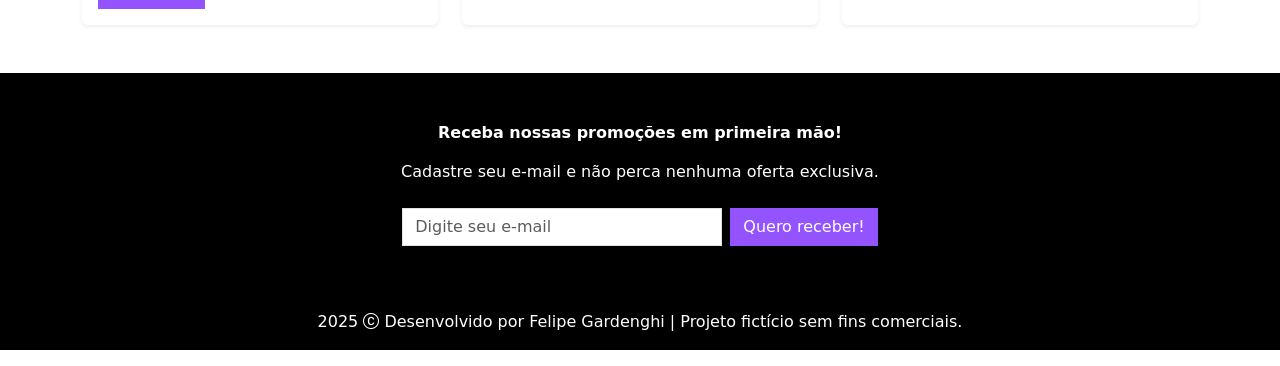
<file: promocao.html>
<!DOCTYPE html>
<html lang="pt-br">
<head>
    <meta charset="UTF-8">
    <script>if(localStorage.getItem('tema')==='dark')document.documentElement.setAttribute('data-theme','dark');</script>
    <meta http-equiv="X-UA-Compatible" content="IE=edge">
    <meta name="viewport" content="width=device-width, initial-scale=1.0">
    <link rel="shortcut icon" href="./assets/favicon.png" type="image/x-icon">
    <title>Meteora - Promoção</title>
    <link rel="preconnect" href="https://fonts.googleapis.com">
    <link rel="preconnect" href="https://fonts.gstatic.com" crossorigin>
    <link href="https://fonts.googleapis.com/css2?family=Inter:wght@100..900&display=swap" rel="stylesheet">
    <link rel="stylesheet" href="https://cdn.jsdelivr.net/npm/bootstrap-icons@1.10.3/font/bootstrap-icons.css">
    <link href="https://cdn.jsdelivr.net/npm/bootstrap@5.3.0-alpha1/dist/css/bootstrap.min.css" rel="stylesheet"
        integrity="sha384-GLhlTQ8iRABdZLl6O3oVMWSktQOp6b7In1Zl3/Jr59b6EGGoI1aFkw7cmDA6j6gD" crossorigin="anonymous">
    <link rel="stylesheet" href="./estilos.css">
</head>
<body>
  <a href="#conteudo-principal" class="skip-link">Ir para o conteúdo principal</a>

    <nav class="navbar navbar-expand-md bg-black navbar-dark sticky-top" aria-label="Navegação principal">
        <div class="container-fluid">
            <a class="navbar-brand" href="index.html">
                <h1 class="m-0"><img class="d-block" src="./assets/logo-meteora.png" alt="Logo da loja Meteora"></h1>
            </a>
            <button class="navbar-toggler" type="button" data-bs-toggle="collapse"
                data-bs-target="#navbarSupportedContent" aria-controls="navbarSupportedContent" aria-expanded="false"
                aria-label="Toggle navigation">
                <span class="navbar-toggler-icon"></span>
            </button>
            <button class="dark-mode-btn d-md-none ms-2" aria-label="Alternar modo escuro/claro" title="Alternar modo escuro/claro">
              <i class="bi bi-moon-fill" aria-hidden="true"></i>
            </button>
            <div class="collapse navbar-collapse" id="navbarSupportedContent">
                <ul class="navbar-nav me-auto">
          <li class="nav-item">
            <a class="nav-link" href="index.html" data-i18n="nav-home">Home</a>
          </li>
          <li class="nav-item">
            <a class="nav-link" href="lojas.html" data-i18n="nav-lojas">Lojas</a>
          </li>
          <li class="nav-item">
            <a class="nav-link" href="novidades.html" data-i18n="nav-novidades">Novidades</a>
          </li>
          <li class="nav-item">
            <a class="nav-link active" aria-current="page" href="promocao.html" data-i18n="nav-promocao">Promoção</a>
          </li>
          <li class="nav-item">
            <a class="nav-link" href="faq.html" data-i18n="nav-faq">FAQ</a>
          </li>
          <li class="nav-item">
            <a class="nav-link" href="sacola.html" data-i18n="nav-sacola">Sacola</a>
          </li>
        </ul>
                <div class="locale-switcher" role="group" aria-label="Language / Idioma">
          <button class="locale-btn" data-locale="BR" aria-label="Português - Brasil" title="Português - Brasil">BR</button>
          <button class="locale-btn" data-locale="EUA" aria-label="English - United States" title="English - United States">US</button>
        </div>
        <button class="dark-mode-btn d-none d-md-flex" aria-label="Alternar modo escuro/claro" title="Alternar modo escuro/claro">
            <i class="bi bi-moon-fill" aria-hidden="true"></i>
          </button>
                <div class="search-wrapper">
                <form class="d-flex" role="search">
                    <input id="input-pesquisa" class="form-control me-2 rounded-0" type="search"
                        placeholder="Digite o produto" aria-label="Pesquisar" data-i18n-placeholder="search-placeholder">
                    <button class="btn btn-outline-light rounded-0" type="submit" data-i18n="search-btn">Buscar</button>
                </form>
                <div id="sugestoes-pesquisa"></div>
                </div>
                <a href="favoritos.html" aria-label="Favoritos" id="nav-favoritos-link"><i class="bi bi-heart" id="nav-favoritos-icone" aria-hidden="true"></i></a>
        <a href="sacola.html" aria-label="Sacola de compras"><i class="bi bi-cart2" aria-hidden="true"></i></a>
            </div>
        </div>
    </nav>

  <main id="conteudo-principal">
    <section class="container-fluid text-white text-center py-5 mb-4" style="background: linear-gradient(135deg, #9353FF, #c084fc);">
        <h2 class="display-5 fw-bold" data-i18n="promo-titulo">Promoções Especiais!</h2>
        <p class="lead fs-4" data-i18n="promo-sub1">Até 50% OFF em itens selecionados</p>
        <p data-i18n="promo-sub2">Aproveite antes que acabe o estoque!</p>
    </section>
    <div class="container my-5">
        <div class="row g-4 justify-content-center">
            <div class="col-12 col-md-6 col-lg-4">
                <div class="card border-0 shadow-sm h-100 position-relative">
                    <span class="badge bg-danger position-absolute top-0 start-0 m-2 fs-6">-40% OFF</span>
                    <img src="./assets/Mobile/categorias/categoria-camiseta.png" class="card-img-top" alt="Camiseta">
                    <div class="card-body">
                        <h5 class="card-title fw-bold" data-i18n="promo-camisetas-titulo">Camisetas Selecionadas</h5>
                        <p class="card-text text-muted" data-i18n="promo-camisetas-desc">Coleção com desconto imperdível.</p>
                        <p class="text-decoration-line-through text-muted">R$ 149,90</p>
                        <p class="fw-bold text-danger fs-5">R$ 89,90</p>
                        <a href="camisetas.html" class="btn btn-primary botao-lilas rounded-0 border-0" data-i18n="promo-camisetas-btn">Ver Camisetas</a>
                    </div>
                </div>
            </div>
            <div class="col-12 col-md-6 col-lg-4">
                <div class="card border-0 shadow-sm h-100 position-relative">
                    <span class="badge bg-danger position-absolute top-0 start-0 m-2 fs-6">-30% OFF</span>
                    <img src="./assets/Mobile/categorias/categoria-calcados.png" class="card-img-top" alt="Calçados">
                    <div class="card-body">
                        <h5 class="card-title fw-bold" data-i18n="promo-calcados-titulo">Calçados Esportivos</h5>
                        <p class="card-text text-muted" data-i18n="promo-calcados-desc">Tênis com super desconto.</p>
                        <p class="text-decoration-line-through text-muted">R$ 299,90</p>
                        <p class="fw-bold text-danger fs-5">R$ 209,90</p>
                        <a href="calcados.html" class="btn btn-primary botao-lilas rounded-0 border-0" data-i18n="promo-calcados-btn">Ver Calçados</a>
                    </div>
                </div>
            </div>
            <div class="col-12 col-md-6 col-lg-4">
                <div class="card border-0 shadow-sm h-100 position-relative">
                    <span class="badge bg-danger position-absolute top-0 start-0 m-2 fs-6">-50% OFF</span>
                    <img src="./assets/Mobile/categorias/categoria-casacos.png" class="card-img-top" alt="Casacos">
                    <div class="card-body">
                        <h5 class="card-title fw-bold" data-i18n="promo-casacos-titulo">Casacos de Inverno</h5>
                        <p class="card-text text-muted" data-i18n="promo-casacos-desc">Liquidação de fim de temporada!</p>
                        <p class="text-decoration-line-through text-muted">R$ 399,90</p>
                        <p class="fw-bold text-danger fs-5">R$ 199,90</p>
                        <a href="casacos.html" class="btn btn-primary botao-lilas rounded-0 border-0" data-i18n="promo-casacos-btn">Ver Casacos</a>
                    </div>
                </div>
            </div>
            <div class="col-12 col-md-6 col-lg-4">
                <div class="card border-0 shadow-sm h-100 position-relative">
                    <span class="badge bg-danger position-absolute top-0 start-0 m-2 fs-6">-25% OFF</span>
                    <img src="./assets/Mobile/categorias/categoria-bolsas.png" class="card-img-top" alt="Bolsas">
                    <div class="card-body">
                        <h5 class="card-title fw-bold" data-i18n="promo-bolsas-titulo">Bolsas Femininas</h5>
                        <p class="card-text text-muted" data-i18n="promo-bolsas-desc">Modelos exclusivos com preços especiais.</p>
                        <p class="text-decoration-line-through text-muted">R$ 249,90</p>
                        <p class="fw-bold text-danger fs-5">R$ 187,90</p>
                        <a href="bolsas.html" class="btn btn-primary botao-lilas rounded-0 border-0" data-i18n="promo-bolsas-btn">Ver Bolsas</a>
                    </div>
                </div>
            </div>
            <div class="col-12 col-md-6 col-lg-4">
                <div class="card border-0 shadow-sm h-100 position-relative">
                    <span class="badge bg-danger position-absolute top-0 start-0 m-2 fs-6">-35% OFF</span>
                    <img src="./assets/Mobile/categorias/categoria-calcas.png" class="card-img-top" alt="Calças">
                    <div class="card-body">
                        <h5 class="card-title fw-bold" data-i18n="promo-calcas-titulo">Calças Jeans</h5>
                        <p class="card-text text-muted" data-i18n="promo-calcas-desc">Os melhores modelos com desconto.</p>
                        <p class="text-decoration-line-through text-muted">R$ 199,90</p>
                        <p class="fw-bold text-danger fs-5">R$ 129,90</p>
                        <a href="calcas.html" class="btn btn-primary botao-lilas rounded-0 border-0" data-i18n="promo-calcas-btn">Ver Calças</a>
                    </div>
                </div>
            </div>
            <div class="col-12 col-md-6 col-lg-4">
                <div class="card border-0 shadow-sm h-100 position-relative">
                    <span class="badge bg-danger position-absolute top-0 start-0 m-2 fs-6">-20% OFF</span>
                    <img src="./assets/Mobile/categorias/categoria-oculos.png" class="card-img-top" alt="Óculos">
                    <div class="card-body">
                        <h5 class="card-title fw-bold" data-i18n="promo-oculos-titulo">Óculos de Sol</h5>
                        <p class="card-text text-muted" data-i18n="promo-oculos-desc">Armações modernas por menos.</p>
                        <p class="text-decoration-line-through text-muted">R$ 189,90</p>
                        <p class="fw-bold text-danger fs-5">R$ 151,90</p>
                        <a href="oculos.html" class="btn btn-primary botao-lilas rounded-0 border-0" data-i18n="promo-oculos-btn">Ver Óculos</a>
                    </div>
                </div>
            </div>
        </div>
    </div>
    <section class="bg-black text-white text-center py-5">
        <h3 class="fw-bold mb-3" data-i18n="promo-newsletter-titulo">Receba nossas promoções em primeira mão!</h3>
        <p class="mb-4" data-i18n="promo-newsletter-desc">Cadastre seu e-mail e não perca nenhuma oferta exclusiva.</p>
        <form class="d-flex justify-content-center gap-2 flex-wrap">
            <input type="email" class="form-control rounded-0" style="max-width:320px" placeholder="Digite seu e-mail" data-i18n-placeholder="promo-newsletter-placeholder">
            <button type="submit" class="btn botao-lilas rounded-0" data-i18n="promo-newsletter-btn">Quero receber!</button>
        </form>
    </section>
  </main>



    <footer class="text-center bg-black text-bg-dark">
    <p class="py-3 text-white">2025 <i class="bi bi-c-circle" aria-hidden="true"></i> <span data-i18n="footer-dev">Desenvolvido por Felipe Gardenghi | Projeto fictício sem fins comerciais.</span></p>
</footer>

    <script src="scripts.js" type="module" defer></script>
    <script src="https://cdn.jsdelivr.net/npm/bootstrap@5.3.0-alpha1/dist/js/bootstrap.bundle.min.js"
        integrity="sha384-w76AqPfDkMBDXo30jS1Sgez6pr3x5MlQ1ZAGC+nuZB+EYdgRZgiwxhTBTkF7CXvN"
        crossorigin="anonymous"></script>
</body>
</html>
</file>
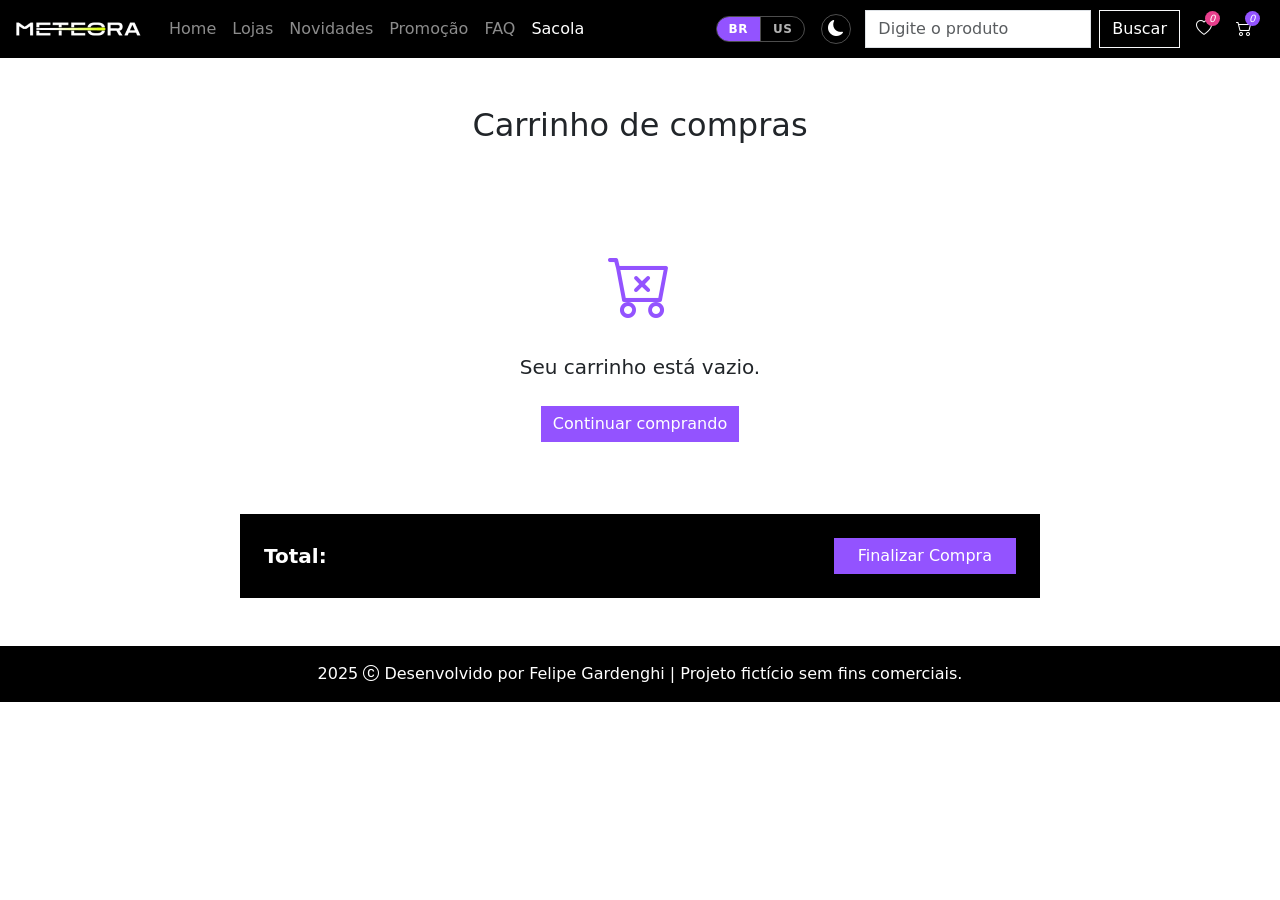
<file: sacola.html>
<!DOCTYPE html>
<html lang="pt-br">

<head>
    <meta charset="UTF-8">
    <script>if(localStorage.getItem('tema')==='dark')document.documentElement.setAttribute('data-theme','dark');</script>
    <meta http-equiv="X-UA-Compatible" content="IE=edge">
    <meta name="viewport" content="width=device-width, initial-scale=1.0">
    <link rel="shortcut icon" href="./assets/favicon.png" type="image/x-icon">
    <title>Meteora</title>
    <link rel="preconnect" href="https://fonts.googleapis.com">
    <link rel="preconnect" href="https://fonts.gstatic.com" crossorigin>
    <link href="https://fonts.googleapis.com/css2?family=Inter:wght@100..900&display=swap" rel="stylesheet">
    <link rel="stylesheet" href="https://cdn.jsdelivr.net/npm/bootstrap-icons@1.10.3/font/bootstrap-icons.css">
    <link href="https://cdn.jsdelivr.net/npm/bootstrap@5.3.0-alpha1/dist/css/bootstrap.min.css" rel="stylesheet"
        integrity="sha384-GLhlTQ8iRABdZLl6O3oVMWSktQOp6b7In1Zl3/Jr59b6EGGoI1aFkw7cmDA6j6gD" crossorigin="anonymous">
    <link rel="stylesheet" href="./estilos.css">
    <link rel="stylesheet" href="./estilos-sacola.css">
</head>

<body>
  <a href="#conteudo-principal" class="skip-link">Ir para o conteúdo principal</a>

    <nav class="navbar navbar-expand-md bg-black navbar-dark sticky-top" aria-label="Navegação principal">
        <div class="container-fluid">
            <a class="navbar-brand" href="index.html">
                <h1 class="m-0"><img class="d-block" src="./assets/logo-meteora.png" alt="Logo da loja Meteora"></h1>
            </a>
            <button class="navbar-toggler" type="button" data-bs-toggle="collapse"
                data-bs-target="#navbarSupportedContent" aria-controls="navbarSupportedContent" aria-expanded="false"
                aria-label="Toggle navigation">
                <span class="navbar-toggler-icon"></span>
            </button>
            <button class="dark-mode-btn d-md-none ms-2" aria-label="Alternar modo escuro/claro" title="Alternar modo escuro/claro">
              <i class="bi bi-moon-fill" aria-hidden="true"></i>
            </button>
            <div class="collapse navbar-collapse" id="navbarSupportedContent">
                <ul class="navbar-nav me-auto">
          <li class="nav-item">
            <a class="nav-link" href="index.html" data-i18n="nav-home">Home</a>
          </li>
          <li class="nav-item">
            <a class="nav-link" href="lojas.html" data-i18n="nav-lojas">Lojas</a>
          </li>
          <li class="nav-item">
            <a class="nav-link" href="novidades.html" data-i18n="nav-novidades">Novidades</a>
          </li>
          <li class="nav-item">
            <a class="nav-link" href="promocao.html" data-i18n="nav-promocao">Promoção</a>
          </li>
          <li class="nav-item">
            <a class="nav-link" href="faq.html" data-i18n="nav-faq">FAQ</a>
          </li>
          <li class="nav-item">
            <a class="nav-link active" aria-current="page" href="sacola.html" data-i18n="nav-sacola">Sacola</a>
          </li>
        </ul>
                <div class="locale-switcher" role="group" aria-label="Language / Idioma">
          <button class="locale-btn" data-locale="BR" aria-label="Português - Brasil" title="Português - Brasil">BR</button>
          <button class="locale-btn" data-locale="EUA" aria-label="English - United States" title="English - United States">US</button>
        </div>
        <button class="dark-mode-btn d-none d-md-flex" aria-label="Alternar modo escuro/claro" title="Alternar modo escuro/claro">
            <i class="bi bi-moon-fill" aria-hidden="true"></i>
          </button>
                <div class="search-wrapper">
                <form class="d-flex" role="search">
                    <input class="form-control me-2 rounded-0" id="input-pesquisa" type="search"
                        placeholder="Digite o produto" aria-label="Pesquisar" data-i18n-placeholder="search-placeholder">
                    <button class="btn btn-outline-light rounded-0" type="submit" data-i18n="search-btn">Buscar</button>
                </form>
                <div id="sugestoes-pesquisa"></div>
                </div>
                <a href="favoritos.html" aria-label="Favoritos" id="nav-favoritos-link"><i class="bi bi-heart" id="nav-favoritos-icone" aria-hidden="true"></i></a>
        <a href="sacola.html" aria-label="Sacola de compras"><i class="bi bi-cart2" aria-hidden="true"></i></a>
            </div>
        </div>
    </nav>

  <main id="conteudo-principal">

    <div class="container my-5">
        <h2 class="text-center mb-5" data-i18n="sacola-titulo">Carrinho de compras</h2>

        <div id="sacola-vazia" class="text-center py-5" style="display:none;">
            <i class="bi bi-cart-x" style="font-size: 4rem; color: #9353FF;"></i>
            <p class="mt-3 fs-5" data-i18n="sacola-vazia">Seu carrinho está vazio.</p>
            <a href="index.html" class="btn botao-lilas mt-2 rounded-0 border-0" data-i18n="sacola-continuar">Continuar comprando</a>
        </div>

        <ul id="sacola" class="product-list list-unstyled"></ul>

        <div id="sacola-total-secao" class="mt-4 p-4 bg-black text-white d-flex justify-content-between align-items-center" style="display:none;">
            <span class="fs-5 fw-bold" data-i18n="sacola-total">Total:</span>
            <span id="sacola-total-valor" class="fs-4 fw-bold" style="color:#DAFF01;"></span>
            <button id="btn-finalizar-compra" class="btn botao-lilas rounded-0 border-0 px-4" data-i18n="sacola-finalizar">Finalizar Compra</button>
        </div>
    </div>
  </main>





    <footer class="text-center bg-black text-bg-dark">
    <p class="py-3 text-white">2025 <i class="bi bi-c-circle" aria-hidden="true"></i> <span data-i18n="footer-dev">Desenvolvido por Felipe Gardenghi | Projeto fictício sem fins comerciais.</span></p>
</footer>


    <script src="scripts.js" type="module"></script>

    <!-- Checkout success modal -->
    <div class="modal fade" id="checkoutModal" tabindex="-1" aria-labelledby="checkoutModalLabel" aria-hidden="true">
      <div class="modal-dialog modal-dialog-centered">
        <div class="modal-content">
          <div class="modal-header bg-black text-white border-0">
            <h5 class="modal-title" id="checkoutModalLabel" data-i18n="checkout-titulo">Compra concluída! 🎉</h5>
          </div>
          <div class="modal-body text-center py-4">
            <i class="bi bi-check-circle-fill mb-3 d-block" style="font-size:3.5rem;color:#9353FF;" aria-hidden="true"></i>
            <p class="lead" data-i18n="checkout-msg">Seu pedido foi recebido. Obrigado pela sua compra na Meteora!</p>
          </div>
          <div class="modal-footer justify-content-center border-0">
            <a href="index.html" class="btn botao-lilas rounded-0 border-0 px-4" data-i18n="checkout-btn">Continuar comprando</a>
          </div>
        </div>
      </div>
    </div>
    <script src="https://cdn.jsdelivr.net/npm/bootstrap@5.3.0-alpha1/dist/js/bootstrap.bundle.min.js"
        integrity="sha384-w76AqPfDkMBDXo30jS1Sgez6pr3x5MlQ1ZAGC+nuZB+EYdgRZgiwxhTBTkF7CXvN"
        crossorigin="anonymous"></script>
</body>

</html>
</file>
<file: estilos.css>
@import url("./estilos-animacoes/radio.css");
@import url("./estilos-animacoes/animation.css");
@import url("./estilos-animacoes/loader.css");
@import url("./estilos-animacoes/carrossel.css");
@import url("./estilos-animacoes/select.css");
@import url("./estilos-animacoes/coracao.css");
@import url("./estilos-animacoes/parallax.css");

:root {
  --body-bg: #ffffff;
  --body-color: #212529;
  --card-bg: #ffffff;
  --card-border: #dee2e6;
  --muted-color: #6c757d;
  --input-bg: #ffffff;
  --input-color: #212529;
  --input-border: #dee2e6;
  --section-alt-bg: #f8f9fa;
  --modal-bg: #ffffff;
  --modal-color: #212529;
  --link-color: #0d6efd;
}

[data-theme="dark"] {
  --body-bg: #121212;
  --body-color: #e0e0e0;
  --card-bg: #1e1e1e;
  --card-border: #333333;
  --muted-color: #adb5bd;
  --input-bg: #2a2a2a;
  --input-color: #e0e0e0;
  --input-border: #444444;
  --section-alt-bg: #1a1a1a;
  --modal-bg: #1e1e1e;
  --modal-color: #e0e0e0;
  --link-color: #a78bfa;
}

body {
  background-color: var(--body-bg);
  color: var(--body-color);
  transition: background-color 0.3s ease, color 0.3s ease;
}

.card {
  background-color: var(--card-bg) !important;
  border-color: var(--card-border) !important;
  color: var(--body-color) !important;
}

.card-text,
.card-title {
  color: var(--body-color);
}

.text-muted {
  color: var(--muted-color) !important;
}

.form-control {
  background-color: var(--input-bg);
  color: var(--input-color);
  border-color: var(--input-border);
}

.form-control:focus {
  background-color: var(--input-bg);
  color: var(--input-color);
}

.modal-content {
  background-color: var(--modal-bg);
  color: var(--modal-color);
}

.modal-body {
  background-color: var(--modal-bg);
  color: var(--modal-color);
}

.accordion-item,
.accordion-button {
  background-color: var(--card-bg);
  color: var(--body-color);
}

/* FAQ accordion: always purple bg + white text */
.accordion-button,
.accordion-button.collapsed {
  background-color: #9353FF !important;
  color: white !important;
  box-shadow: none !important;
}

.accordion-button:not(.collapsed) {
  background-color: #7a3cd6 !important;
  color: white !important;
  box-shadow: none !important;
}

.accordion-button::after,
.accordion-button:not(.collapsed)::after {
  filter: brightness(0) invert(1) !important;
}

[data-theme="dark"] .accordion-button,
[data-theme="dark"] .accordion-button.collapsed {
  background-color: #9353FF !important;
  color: white !important;
}

[data-theme="dark"] .accordion-button:not(.collapsed) {
  background-color: #7a3cd6 !important;
  color: white !important;
}

[data-theme="dark"] .shadow-sm {
  box-shadow: 0 0.125rem 0.25rem rgba(0,0,0,0.6) !important;
}

/* Dark mode toggle button */
.dark-mode-btn {
  background: transparent;
  border: 1px solid rgba(255,255,255,0.3);
  color: white;
  border-radius: 50%;
  width: 30px;
  height: 30px;
  display: flex;
  align-items: center;
  justify-content: center;
  cursor: pointer;
  margin-left: 8px;
  margin-right: 14px;
  transition: background-color 0.2s, border-color 0.2s;
  flex-shrink: 0;
  padding: 0;
}

.dark-mode-btn:hover,
.dark-mode-btn:focus-visible {
  background: rgba(255,255,255,0.15);
  border-color: rgba(255,255,255,0.6);
  outline: none;
}

[data-theme="dark"] .dark-mode-btn {
  background: rgba(255,255,255,0.1);
}

[data-theme="dark"] #sugestoes-pesquisa {
  background-color: var(--card-bg);
  border-color: var(--card-border);
  color: var(--body-color);
}

[data-theme="dark"] .sugestao {
  color: var(--body-color);
}

[data-theme="dark"] .sugestao:hover {
  background-color: rgba(255,255,255,0.08);
}

[data-theme="dark"] .sugestao-vazia {
  color: rgba(255,255,255,0.4);
}

[data-theme="dark"] .sugestao-vazia:hover {
  background-color: transparent;
}

[data-theme="dark"] #input-pesquisa {
  background-color: rgba(255,255,255,0.1);
  border-color: rgba(255,255,255,0.3);
  color: #fff;
}

[data-theme="dark"] #input-pesquisa::placeholder {
  color: rgba(255,255,255,0.5);
}

.search-wrapper {
    position: relative;
}

#sugestoes-pesquisa {
    position: absolute;
    top: 100%;
    left: 0;
    right: 0;
    background-color: white;
    border: 1px solid #ccc;
    border-radius: 0 0 4px 4px;
    z-index: 1200;
    max-height: 200px;
    overflow-y: auto;
    display: none;
}

#sugestoes-pesquisa:not(:empty) {
    display: block;
}

.sugestao {
    padding: 8px 12px;
    cursor: pointer;
    color: #333;
    font-size: 14px;
}

.sugestao:hover {
    background-color: #f0f0f0;
}

.sugestao-vazia {
    color: #888;
    font-style: italic;
    cursor: default;
}

.sugestao-vazia:hover {
    background-color: transparent;
}

.texto-menor {
    font-size: 13px;
}

.foto {
    width: 100%;
    height: 490px;
    object-fit: cover;
}

.botao-lilas:hover {
    background-color: #6c38c5;
    color: #D8D8D8;
}

#produtos img {
    width: 100%;
    height: 490px;
    object-fit: cover;
}

.container {
    margin-top: 1em;
    margin-bottom: 1em;
}

.divs-facilidades {
    width: 100%;
    max-width: 325px;
}

.div-novidades {
    width: 100%;
    max-width: 325px;
}

.botao-lilas {
    background-color: #9353FF;
    transition: background-color 0.3s ease-in;
}

.btn {
    color: white;
}

.verde-limao {
    color: #DAFF01;
}

.modal-header {
    background-color: black;
    color: white;
    align-items: center;
}

.modal-header .btn-close {
    background: url("assets/close.svg");
    margin: auto 0;
    padding: 0;
    display: block;
    height: 17px;
}

.modal-imagem {
    width: 350px;
    object-fit: contain;
}



h3 {
    font-size: 16px;
    line-height: 23px;
}


.divider-secondary {
    color: #D8D8D8;
}

.modal-description {
    font-size: 13px;
    line-height: 20px;
}

.modal-seller {
    font-size: 13px;
    line-height: 20px;
    color: #ADB5BD;
}

.modal-price {
    font-size: 20px;
    font-weight: 500;
}

/* search form flex is handled by Bootstrap's d-flex class */

.form-check .form-check-input {
    margin: 0;
}

.form-check {
    display: flex;
    flex-direction: column;
    align-items: center;
    justify-content: center;
}

.modal-header-icon {
    display: flex;
    align-items: center;
    gap: 20px;
}

.modal-title {
    font-size: 20px !important;
    font-family: "Inter", sans-serif;
}

.card-animado {
    opacity: 0;
    transform: translateY(16px);
    transition: opacity 0.5s ease, transform 0.5s ease;
}

.card-animado.fade-in {
    opacity: 1;
    transform: translateY(0);
}



.bi-cart2 {
    color: white;
    position: relative;
    margin: 0 1em;
}

#carrinho-numero {
    position: absolute;
    top: -8px;
    right: -8px;
    background-color: #9353FF;
    color: white;
    border-radius: 50%;
    padding: 0 25%;
    width: 15px;
    height: 15px;
    font-size: 10px;
}

#favoritos-numero {
    position: absolute;
    top: -8px;
    right: -8px;
    background-color: #e83e8c;
    color: white;
    border-radius: 50%;
    padding: 0 25%;
    width: 15px;
    height: 15px;
    font-size: 10px;
}

#nav-favoritos-link {
    color: white;
    text-decoration: none;
}

#nav-favoritos-icone {
    color: white;
    position: relative;
    margin: 0 0.5em 0 1em;
}

[data-theme="dark"] .radio-label {
    color: var(--body-color);
}


.icon-preto {
    color: black;
}

.botao-favorito {
    background-color: transparent;
    border: none;
}

.accordion-button {
  /* purple bg/white text now handled globally above */
}

.accordion-button:not(.collapsed) {
  /* handled globally above */
}

/* Prevent navbar from clipping custom select dropdown */
.navbar-nav,
.navbar-collapse,
.navbar > .container-fluid {
    overflow: visible !important;
}

@media(min-width: 768px) {

    .div-novidades {
        max-width: 696px;
    }


    .modal-content {
        width: 700px;
    }

    .modal {
        --bs-modal-width: 700px;
    }

    .modal-body {
        display: flex;
        align-items: start;
        gap: 16px;
        padding: 32px;
    }

}

/* Skip-to-content link */
.skip-link {
  position: absolute;
  top: -100px;
  left: 0;
  background: #9353FF;
  color: white;
  padding: 8px 16px;
  z-index: 9999;
  text-decoration: none;
  border-radius: 0 0 4px 0;
  transition: top 0.2s;
}
.skip-link:focus {
  top: 0;
}

/* Locale switcher */
.locale-switcher {
  display: flex;
  align-items: center;
  margin-right: 8px;
  gap: 0;
  border: 1px solid rgba(255,255,255,0.3);
  border-radius: 20px;
  overflow: hidden;
}

.locale-btn {
  background: transparent;
  border: none;
  color: rgba(255,255,255,0.7);
  padding: 3px 12px;
  font-size: 12px;
  font-weight: 600;
  cursor: pointer;
  transition: background-color 0.2s, color 0.2s;
  letter-spacing: 0.5px;
}

.locale-btn + .locale-btn {
  border-left: 1px solid rgba(255,255,255,0.3);
}

.locale-btn:hover,
.locale-btn:focus-visible {
  background: rgba(255,255,255,0.15);
  color: white;
  outline: none;
}

.locale-btn.active {
  background: #9353FF;
  color: white;
}

/* Responsive product images */
@media (max-width: 576px) {
  #produtos img,
  .foto {
    height: 280px;
  }
}

/* Responsive search wrapper */
@media (max-width: 767px) {
  .search-wrapper {
    width: 100%;
    margin-top: 8px;
  }
}

/* Mobile footer padding */
footer p {
  padding-left: 1rem;
  padding-right: 1rem;
}

/* Mobile navbar: locale switcher, icons */
@media (max-width: 767px) {
  .navbar-collapse .locale-switcher {
    margin: 10px 0;
    align-self: flex-start;
    width: fit-content;
  }

  /* Cart and favorites icons in mobile menu — display as a flex row */
  .navbar-collapse #nav-favoritos-link,
  .navbar-collapse > a[href="sacola.html"] {
    display: inline-flex;
    align-items: center;
    padding: 6px 0;
    margin-top: 4px;
  }

  /* Remove horizontal margin that causes overlap in vertical menu */
  .navbar-collapse .bi-cart2 {
    margin: 0 0.25em 0 0;
  }

  .navbar-collapse #nav-favoritos-icone {
    margin: 0 0.25em 0 0;
  }
}
</file>
<file: estilos-sacola.css>
.preview {
    width: 200px;
    height: 250px;
    object-fit: cover;
}

.item-price {
    color: #DAFF01;
    font-weight: 500;
    font-size: 18px;
}

.item-number {
    text-align: center;
    font-weight: 500;
}

.delete {
    border: none;
    background-color: transparent;
    color: white;
    font-size: 18px;
    cursor: pointer;
}

.item-number button {
    border: none;
    background-color: transparent;
    border-radius: 100%;
}

.item-number input {
    border: 1px solid white;
    background-color: black;
    color: white;
    border-radius: 4px;
}

.qty-input {
    border: 1px solid white;
    background-color: black;
    color: white;
    border-radius: 4px;
    width: 50px;
    text-align: center;
}


.item-list {
    display: flex;
    align-items: center;
    justify-content: space-between;
    flex-wrap: wrap;
    gap: 16px;
    padding: 16px 0;
    border-bottom: 1px solid rgba(255,255,255,0.12);
}

.item-list:last-child {
    border-bottom: none;
}

.product-list {
    background-color: black;
    color: white;
    padding: 48px;
}

.product-list-title {
    font-size: 24px;
    margin-bottom: 24px;
}

.item-list-product {
    display: flex;
    align-items: center;
    flex: 0.8;
    gap: 48px;
}

#sacola {
  max-width: 800px;
  margin-left: auto;
  margin-right: auto;
}

#sacola-total-secao {
  max-width: 800px;
  margin-left: auto;
  margin-right: auto;
}

[data-theme="dark"] .item-list {
  border-color: var(--card-border);
  background-color: var(--card-bg);
  color: var(--body-color);
}

@media (max-width: 767px) {
  .product-list {
    padding: 16px;
  }

  .preview {
    width: 90px;
    height: 110px;
  }

  .item-list-product {
    gap: 12px;
    flex: 1;
  }

  .item-list-product h4 {
    font-size: 14px;
    margin-bottom: 4px;
  }

  .item-list-product p {
    font-size: 12px;
  }

  .item-price {
    font-size: 15px;
  }

  .item-number p {
    font-size: 12px;
  }
}
</file>
